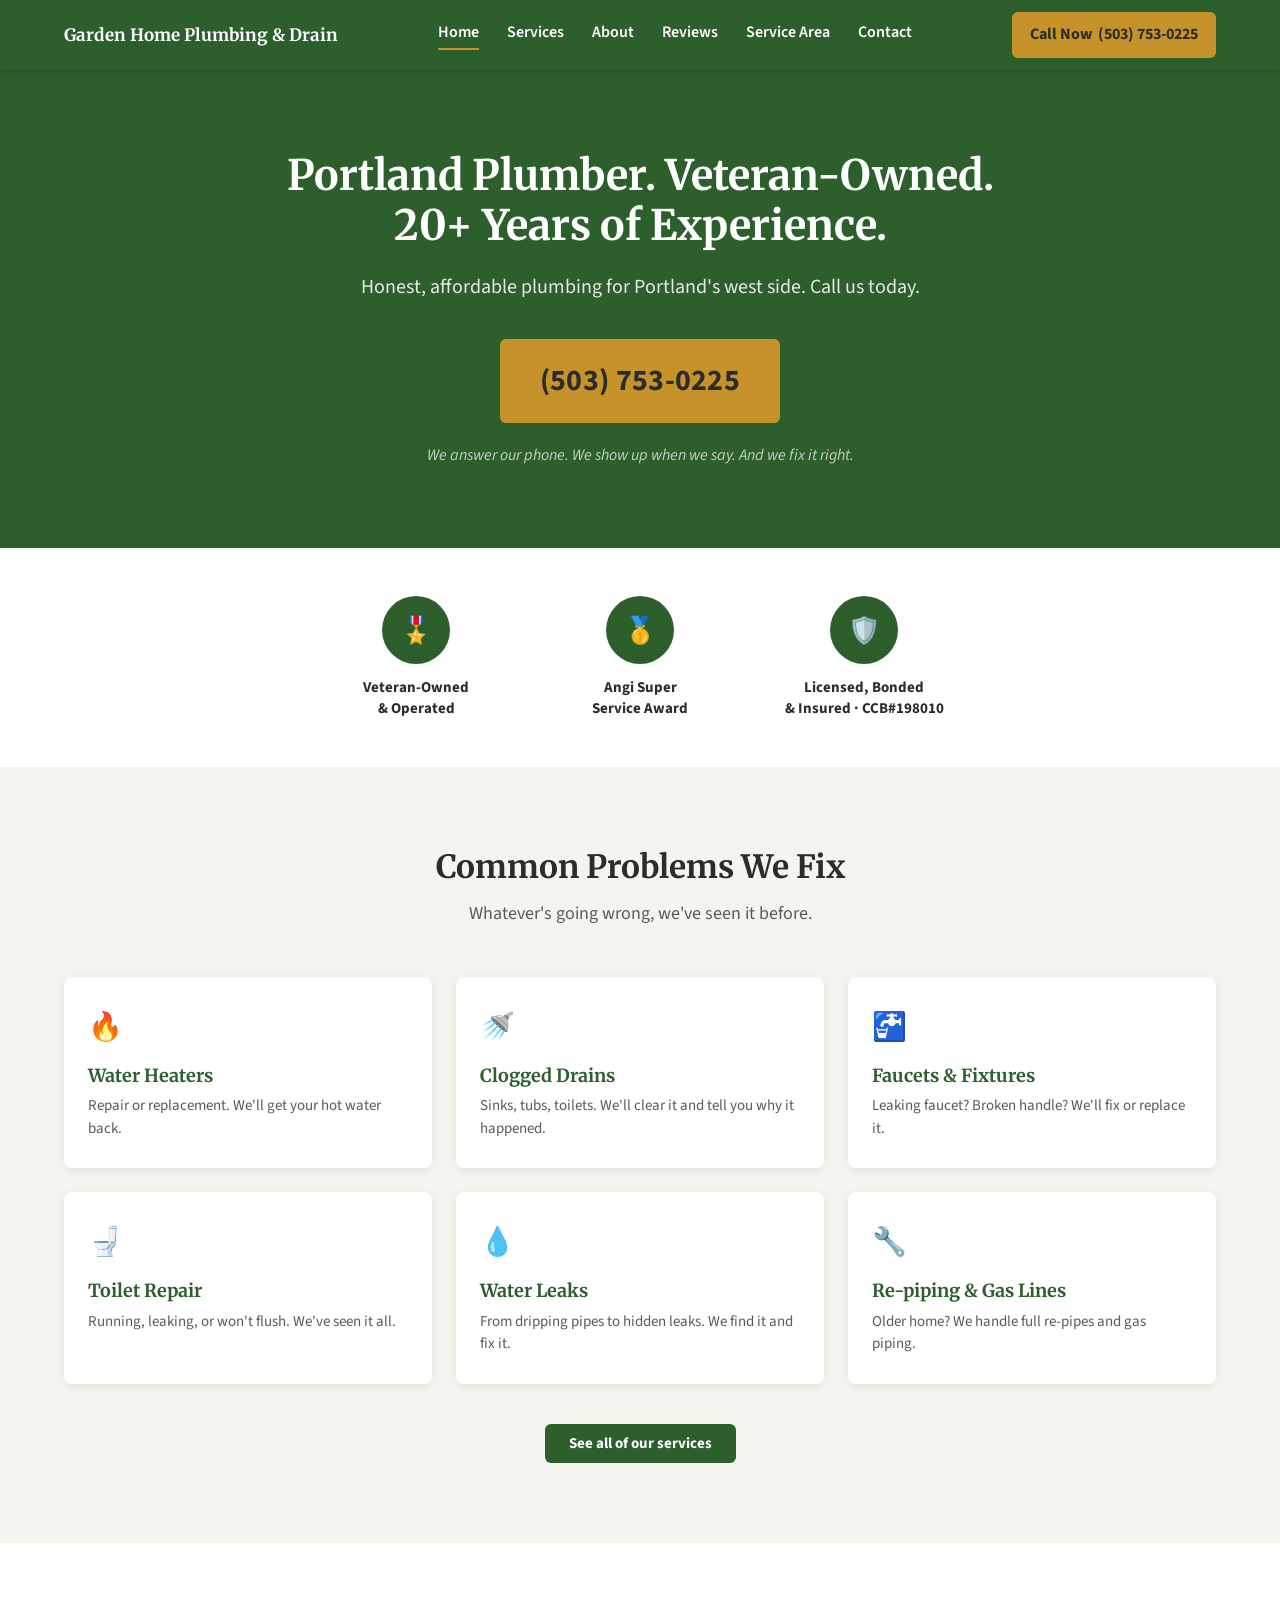
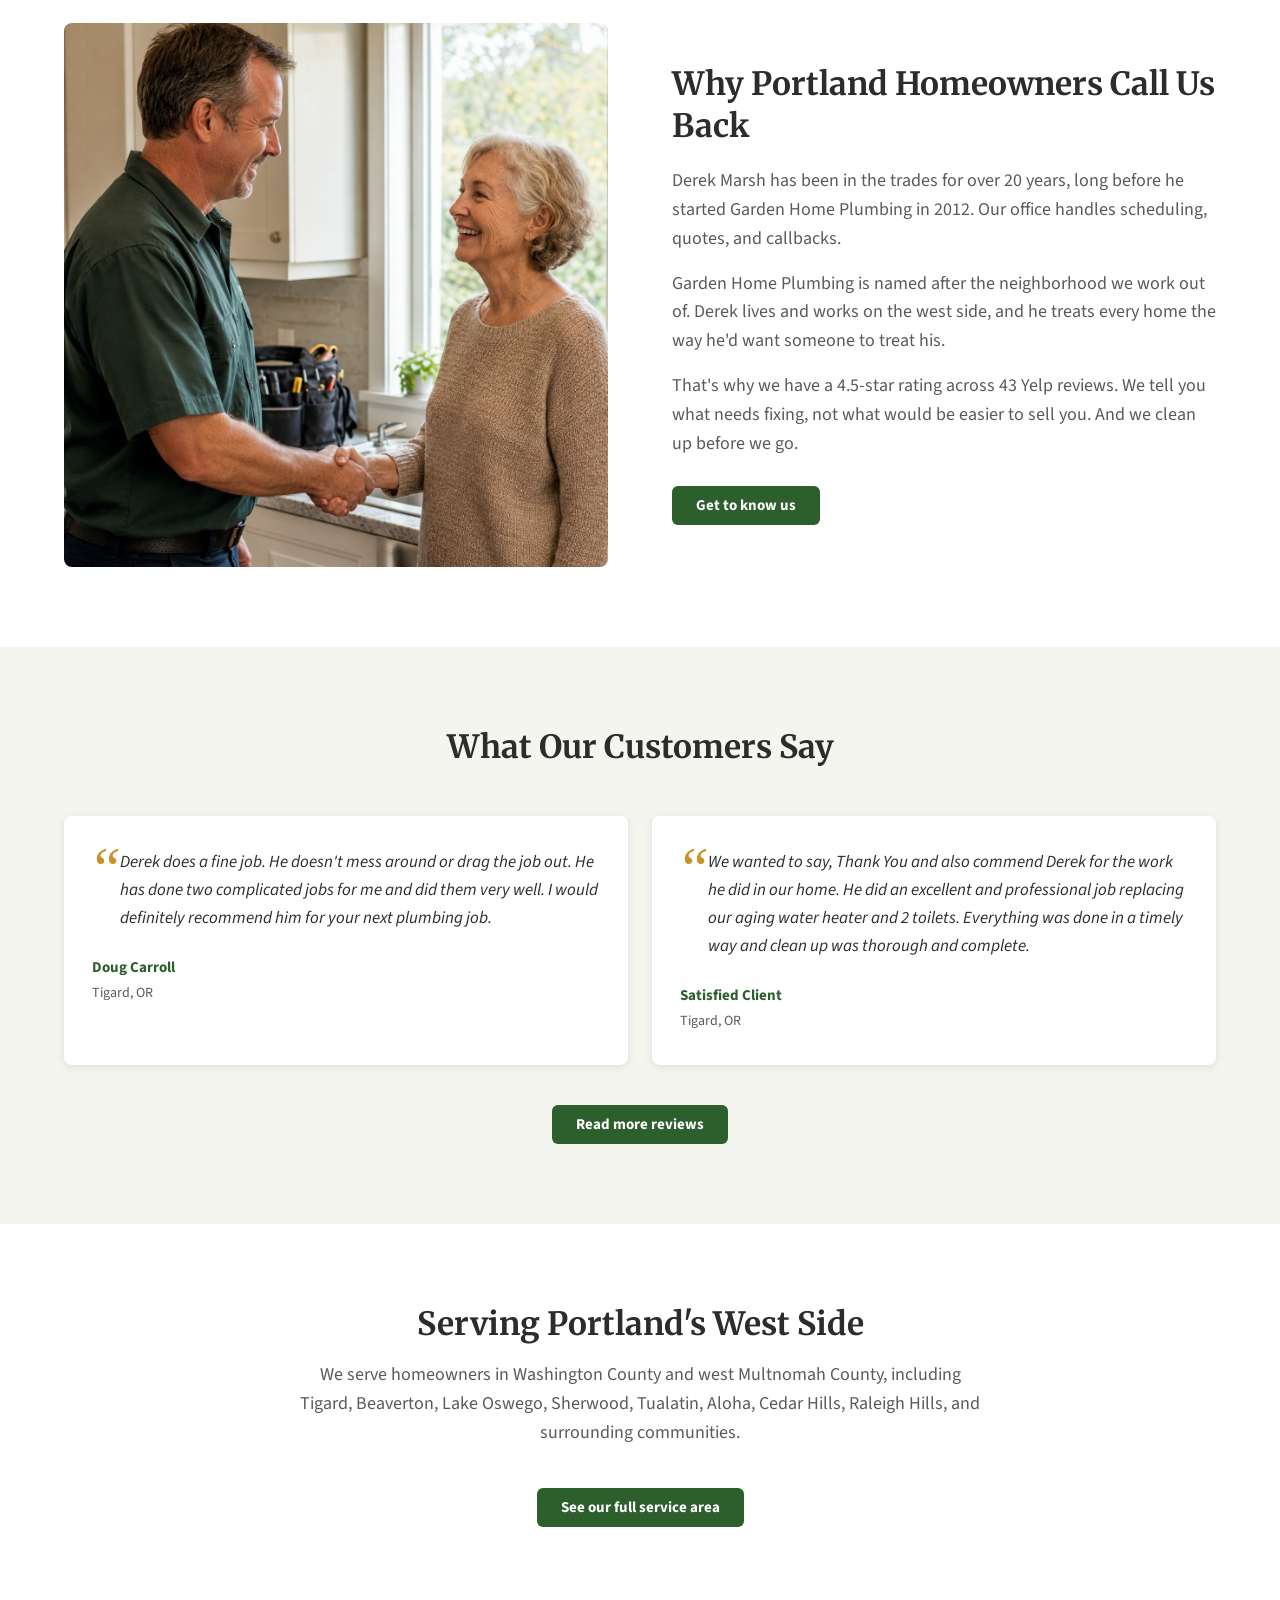
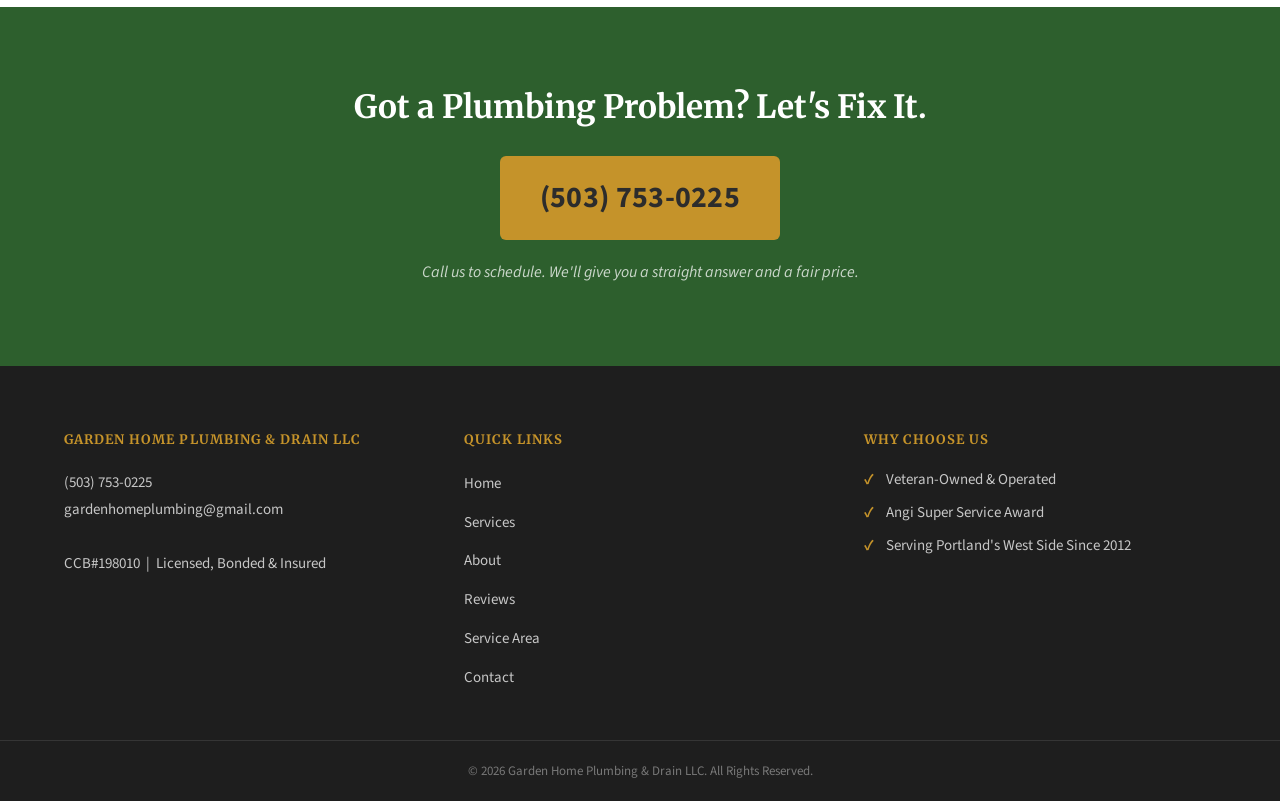
<file: index.html>
<!DOCTYPE html>
<html lang="en">
<head>
  <meta charset="UTF-8">
  <meta name="viewport" content="width=device-width, initial-scale=1.0">

  <!-- Primary Meta ============================================ -->
  <title>Portland Plumber | Garden Home Plumbing &amp; Drain | (503) 753-0225</title>
  <meta name="description" content="Veteran-owned Portland plumber. Water heaters, drain cleaning, faucets &amp; more. 4.5 stars on Yelp. Serving Tigard, Beaverton &amp; Lake Oswego. Call (503) 753-0225.">
  <meta name="robots" content="index, follow">
  <link rel="canonical" href="https://www.gardenhomeplumbing.com/">

  <!-- Open Graph ============================================== -->
  <meta property="og:type"        content="website">
  <meta property="og:site_name"   content="Garden Home Plumbing &amp; Drain LLC">
  <meta property="og:title"       content="Portland Plumber | Garden Home Plumbing &amp; Drain | (503) 753-0225">
  <meta property="og:description" content="Veteran-owned Portland plumber. Water heaters, drain cleaning, faucets &amp; more. 4.5 stars on Yelp. Serving Tigard, Beaverton &amp; Lake Oswego. Call (503) 753-0225.">
  <meta property="og:url"         content="https://www.gardenhomeplumbing.com/">
  <meta property="og:image"       content="https://www.gardenhomeplumbing.com/images/about-team.jpg">

  <!-- LocalBusiness Schema ==================================== -->
  <script type="application/ld+json">
  {
    "@context": "https://schema.org",
    "@type": "Plumber",
    "name": "Garden Home Plumbing & Drain LLC",
    "url": "https://www.gardenhomeplumbing.com",
    "telephone": "+15037530225",
    "email": "gardenhomeplumbing@gmail.com",
    "address": {
      "@type": "PostalAddress",
      "addressLocality": "Portland",
      "addressRegion": "OR",
      "addressCountry": "US"
    },
    "openingHoursSpecification": [
      {
        "@type": "OpeningHoursSpecification",
        "dayOfWeek": ["Monday", "Tuesday", "Wednesday", "Thursday"],
        "opens": "08:00",
        "closes": "17:00"
      },
      {
        "@type": "OpeningHoursSpecification",
        "dayOfWeek": "Friday",
        "opens": "08:00",
        "closes": "16:00"
      }
    ],
    "areaServed": [
      {"@type": "City", "name": "Tigard"},
      {"@type": "City", "name": "Beaverton"},
      {"@type": "City", "name": "Lake Oswego"},
      {"@type": "City", "name": "Sherwood"},
      {"@type": "City", "name": "Tualatin"},
      {"@type": "City", "name": "Aloha"},
      {"@type": "City", "name": "Portland"}
    ],
    "priceRange": "$$",
    "aggregateRating": {
      "@type": "AggregateRating",
      "ratingValue": "4.5",
      "reviewCount": "43",
      "bestRating": "5"
    },
    "sameAs": [
      "https://www.yelp.com/biz/garden-home-plumbing-and-drain-llc-portland",
      "https://www.angi.com/companylist/us/or/portland/garden-home-plumbing-and-drain-reviews-7574298.htm"
    ]
  }
  </script>

  <link rel="stylesheet" href="styles.css">
</head>
<body>

  <div id="nav-placeholder"></div>

  <!-- ================================================
       SECTION 1: HERO
  ================================================ -->
  <section class="hero">
    <div class="hero-content">
      <h1>Portland Plumber. Veteran-Owned. 20+ Years of Experience.</h1>
      <p class="hero-sub">Honest, affordable plumbing for Portland's west side. Call us today.</p>
      <a href="tel:+15037530225" class="btn-phone" aria-label="Call Garden Home Plumbing at (503) 753-0225">(503) 753-0225</a>
      <p class="hero-tagline">We answer our phone. We show up when we say. And we fix it right.</p>
    </div>
  </section>

  <!-- ================================================
       SECTION 2: TRUST BADGES
  ================================================ -->
  <section class="trust-badges">
    <div class="trust-badges-grid">

      <div class="trust-badge">
        <div class="trust-badge-icon">🎖️</div>
        <div class="trust-badge-label">Veteran-Owned<br>&amp; Operated</div>
      </div>

      <div class="trust-badge">
        <div class="trust-badge-icon">🥇</div>
        <div class="trust-badge-label">Angi Super<br>Service Award</div>
      </div>

      <div class="trust-badge">
        <div class="trust-badge-icon">🛡️</div>
        <div class="trust-badge-label">Licensed, Bonded<br>&amp; Insured · CCB#198010</div>
      </div>

    </div>
  </section>

  <!-- ================================================
       SECTION 3: SERVICES OVERVIEW
  ================================================ -->
  <section class="section section--light">
    <div class="container">
      <div class="section-heading">
        <h2>Common Problems We Fix</h2>
        <p>Whatever's going wrong, we've seen it before.</p>
      </div>

      <div class="services-grid">

        <div class="service-card">
          <div class="service-card-icon">🔥</div>
          <h3>Water Heaters</h3>
          <p>Repair or replacement. We'll get your hot water back.</p>
        </div>

        <div class="service-card">
          <div class="service-card-icon">🚿</div>
          <h3>Clogged Drains</h3>
          <p>Sinks, tubs, toilets. We'll clear it and tell you why it happened.</p>
        </div>

        <div class="service-card">
          <div class="service-card-icon">🚰</div>
          <h3>Faucets &amp; Fixtures</h3>
          <p>Leaking faucet? Broken handle? We'll fix or replace it.</p>
        </div>

        <div class="service-card">
          <div class="service-card-icon">🚽</div>
          <h3>Toilet Repair</h3>
          <p>Running, leaking, or won't flush. We've seen it all.</p>
        </div>

        <div class="service-card">
          <div class="service-card-icon">💧</div>
          <h3>Water Leaks</h3>
          <p>From dripping pipes to hidden leaks. We find it and fix it.</p>
        </div>

        <div class="service-card">
          <div class="service-card-icon">🔧</div>
          <h3>Re-piping &amp; Gas Lines</h3>
          <p>Older home? We handle full re-pipes and gas piping.</p>
        </div>

      </div>

      <div class="text-center">
        <a href="services.html" class="btn btn-secondary">See all of our services</a>
      </div>
    </div>
  </section>

  <!-- ================================================
       SECTION 4: WHY GARDEN HOME PLUMBING
  ================================================ -->
  <section class="section">
    <div class="container">
      <div class="two-col">

        <img src="images/about-team.jpg" alt="Derek Marsh, owner of Garden Home Plumbing &amp; Drain" class="photo photo--square" loading="lazy">

        <div class="two-col-text">
          <h2>Why Portland Homeowners Call Us Back</h2>
          <p>Derek Marsh has been in the trades for over 20 years, long before he started Garden Home Plumbing in 2012. Our office handles scheduling, quotes, and callbacks.</p>
          <p>Garden Home Plumbing is named after the neighborhood we work out of. Derek lives and works on the west side, and he treats every home the way he'd want someone to treat his.</p>
          <p>That's why we have a 4.5-star rating across 43 Yelp reviews. We tell you what needs fixing, not what would be easier to sell you. And we clean up before we go.</p>
          <a href="about.html" class="btn btn-secondary">Get to know us</a>
        </div>

      </div>
    </div>
  </section>

  <!-- ================================================
       SECTION 5: FEATURED TESTIMONIALS
  ================================================ -->
  <section class="section section--light">
    <div class="container">
      <div class="section-heading">
        <h2>What Our Customers Say</h2>
      </div>

      <div class="testimonials-grid">

        <div class="testimonial-card">
          <p class="testimonial-quote">Derek does a fine job. He doesn't mess around or drag the job out. He has done two complicated jobs for me and did them very well. I would definitely recommend him for your next plumbing job.</p>
          <div class="testimonial-author">Doug Carroll</div>
          <div class="testimonial-location">Tigard, OR</div>
        </div>

        <div class="testimonial-card">
          <p class="testimonial-quote">We wanted to say, Thank You and also commend Derek for the work he did in our home. He did an excellent and professional job replacing our aging water heater and 2 toilets. Everything was done in a timely way and clean up was thorough and complete.</p>
          <div class="testimonial-author">Satisfied Client</div>
          <div class="testimonial-location">Tigard, OR</div>
        </div>

      </div>

      <div class="text-center">
        <a href="reviews.html" class="btn btn-secondary">Read more reviews</a>
      </div>
    </div>
  </section>

  <!-- ================================================
       SECTION 6: SERVICE AREA SNAPSHOT
  ================================================ -->
  <section class="section">
    <div class="container">
      <div class="text-center" style="max-width: 680px; margin: 0 auto;">
        <h2>Serving Portland's West Side</h2>
        <p class="mt-16" style="color: var(--text-medium); font-size: 18px;">We serve homeowners in Washington County and west Multnomah County, including Tigard, Beaverton, Lake Oswego, Sherwood, Tualatin, Aloha, Cedar Hills, Raleigh Hills, and surrounding communities.</p>
        <a href="service-area.html" class="btn btn-secondary mt-24">See our full service area</a>
      </div>
    </div>
  </section>

  <!-- ================================================
       SECTION 7: BOTTOM CTA
  ================================================ -->
  <section class="bottom-cta">
    <h2>Got a Plumbing Problem? Let's Fix It.</h2>
    <a href="tel:+15037530225" class="btn-phone" aria-label="Call Garden Home Plumbing at (503) 753-0225">(503) 753-0225</a>
    <p class="cta-support">Call us to schedule. We'll give you a straight answer and a fair price.</p>
  </section>

  <div id="footer-placeholder"></div>
  <script src="components.js"></script>
</body>
</html>
</file>
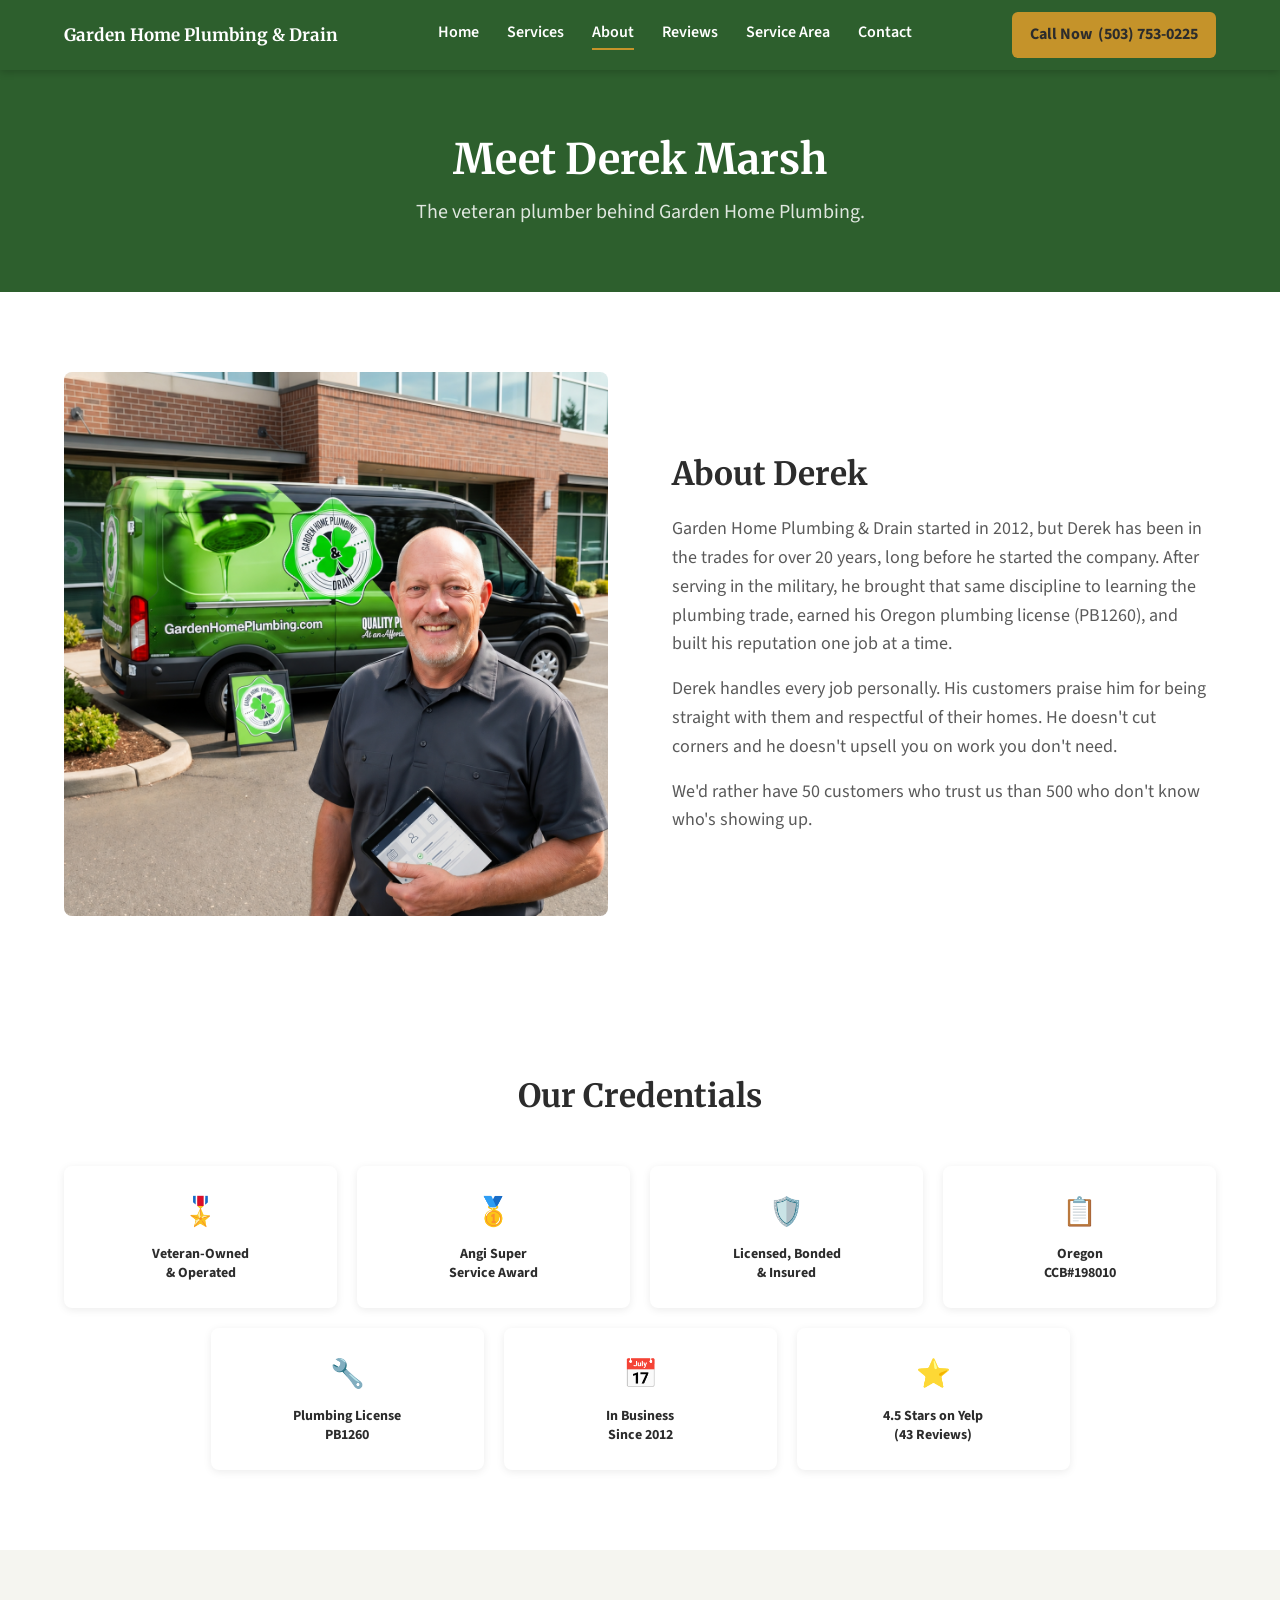
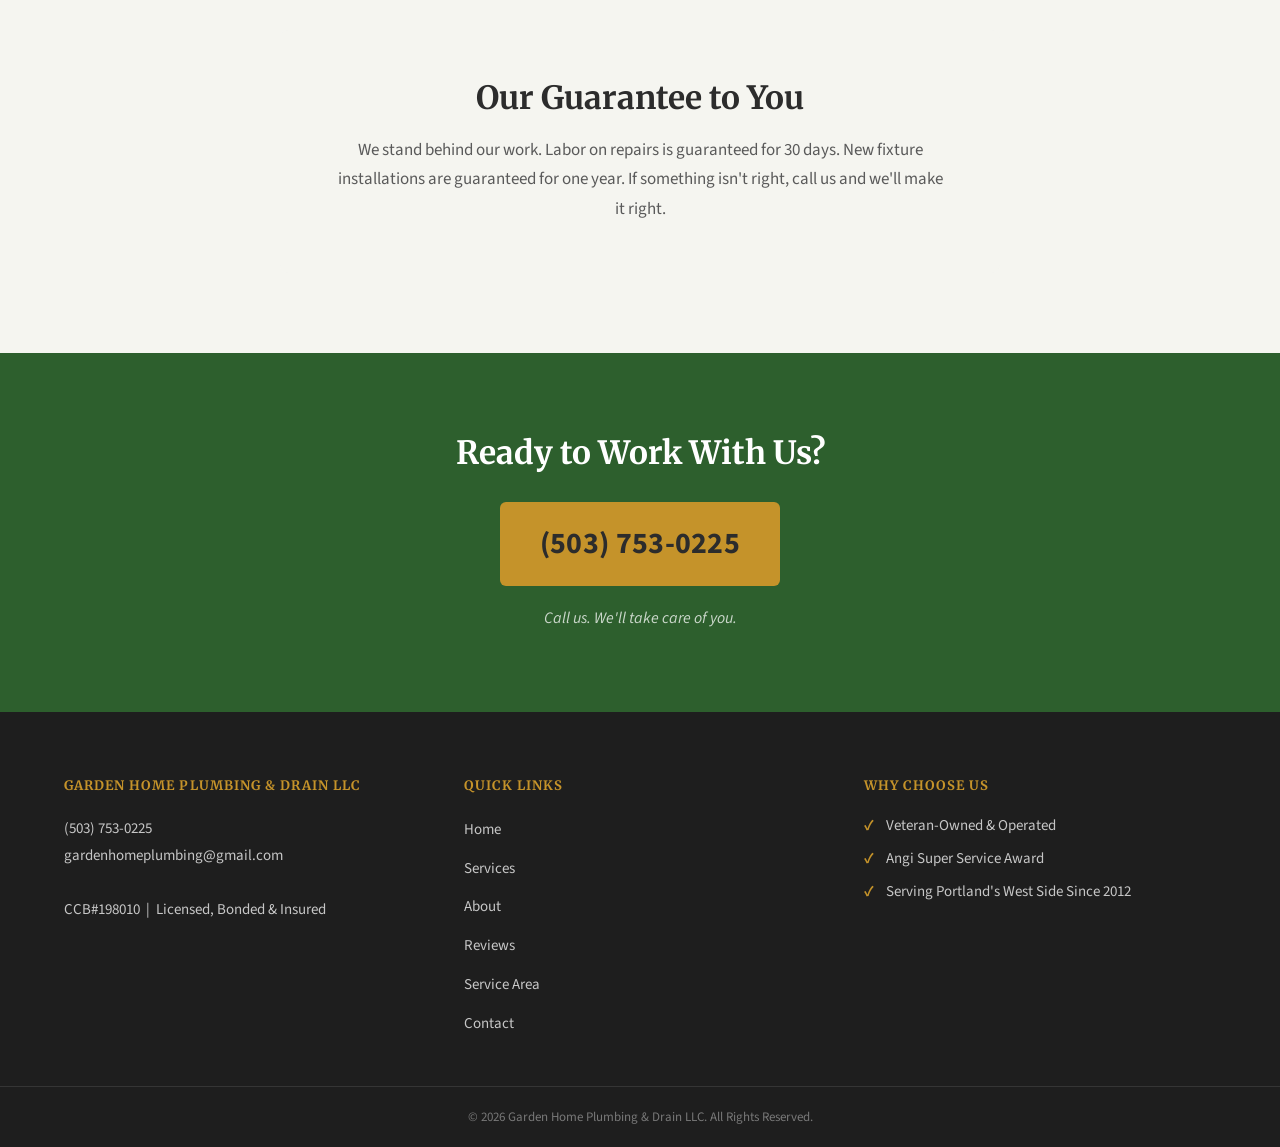
<file: about.html>
<!DOCTYPE html>
<html lang="en">
<head>
  <meta charset="UTF-8">
  <meta name="viewport" content="width=device-width, initial-scale=1.0">

  <!-- Primary Meta ============================================ -->
  <title>About Us | Veteran-Owned Portland Plumber | Garden Home Plumbing</title>
  <meta name="description" content="Meet Derek Marsh — veteran-owned Portland plumber. 4.5 stars on Yelp, Angi Super Service Award, plumbing license PB1260. Serving Portland's west side since 2012.">
  <meta name="robots" content="index, follow">
  <link rel="canonical" href="https://www.gardenhomeplumbing.com/about.html">

  <!-- Open Graph ============================================== -->
  <meta property="og:type"        content="website">
  <meta property="og:site_name"   content="Garden Home Plumbing &amp; Drain LLC">
  <meta property="og:title"       content="About Us | Veteran-Owned Portland Plumber | Garden Home Plumbing">
  <meta property="og:description" content="Meet Derek Marsh — veteran-owned Portland plumber. 4.5 stars on Yelp, Angi Super Service Award. Serving Portland's west side since 2012.">
  <meta property="og:url"         content="https://www.gardenhomeplumbing.com/about.html">
  <meta property="og:image"       content="https://www.gardenhomeplumbing.com/images/about-derek.png">

  <!-- LocalBusiness Schema ==================================== -->
  <script type="application/ld+json">
  {
    "@context": "https://schema.org",
    "@type": "Plumber",
    "name": "Garden Home Plumbing & Drain LLC",
    "url": "https://www.gardenhomeplumbing.com",
    "telephone": "+15037530225",
    "email": "gardenhomeplumbing@gmail.com",
    "address": {
      "@type": "PostalAddress",
      "addressLocality": "Portland",
      "addressRegion": "OR",
      "addressCountry": "US"
    },
    "openingHoursSpecification": [
      {
        "@type": "OpeningHoursSpecification",
        "dayOfWeek": ["Monday", "Tuesday", "Wednesday", "Thursday"],
        "opens": "08:00",
        "closes": "17:00"
      },
      {
        "@type": "OpeningHoursSpecification",
        "dayOfWeek": "Friday",
        "opens": "08:00",
        "closes": "16:00"
      }
    ],
    "areaServed": [
      {"@type": "City", "name": "Tigard"},
      {"@type": "City", "name": "Beaverton"},
      {"@type": "City", "name": "Lake Oswego"},
      {"@type": "City", "name": "Sherwood"},
      {"@type": "City", "name": "Tualatin"},
      {"@type": "City", "name": "Aloha"},
      {"@type": "City", "name": "Portland"}
    ],
    "priceRange": "$$",
    "aggregateRating": {
      "@type": "AggregateRating",
      "ratingValue": "4.5",
      "reviewCount": "43",
      "bestRating": "5"
    },
    "sameAs": [
      "https://www.yelp.com/biz/garden-home-plumbing-and-drain-llc-portland",
      "https://www.angi.com/companylist/us/or/portland/garden-home-plumbing-and-drain-reviews-7574298.htm"
    ]
  }
  </script>

  <link rel="stylesheet" href="styles.css">
</head>
<body>

  <div id="nav-placeholder"></div>

  <!-- ================================================
       PAGE HEADER
  ================================================ -->
  <section class="page-header">
    <h1>Meet Derek Marsh</h1>
    <p>The veteran plumber behind Garden Home Plumbing.</p>
  </section>

  <!-- ================================================
       SECTION 2: ABOUT DEREK
  ================================================ -->
  <section class="section">
    <div class="container">
      <div class="two-col">

        <img src="images/about-derek.png" alt="Derek Marsh, owner of Garden Home Plumbing &amp; Drain" class="photo photo--square" loading="lazy">

        <div class="two-col-text">
          <h2>About Derek</h2>
          <p>Garden Home Plumbing &amp; Drain started in 2012, but Derek has been in the trades for over 20 years, long before he started the company. After serving in the military, he brought that same discipline to learning the plumbing trade, earned his Oregon plumbing license (PB1260), and built his reputation one job at a time.</p>
          <p>Derek handles every job personally. His customers praise him for being straight with them and respectful of their homes. He doesn't cut corners and he doesn't upsell you on work you don't need.</p>
          <p>We'd rather have 50 customers who trust us than 500 who don't know who's showing up.</p>
        </div>

      </div>
    </div>
  </section>

  <!-- ================================================
       SECTION 4: CREDENTIALS
  ================================================ -->
  <section class="section">
    <div class="container">
      <div class="section-heading">
        <h2>Our Credentials</h2>
      </div>

      <div class="credentials-grid">

        <div class="credential-item">
          <div class="credential-icon">🎖️</div>
          <div class="credential-label">Veteran-Owned<br>&amp; Operated</div>
        </div>

        <div class="credential-item">
          <div class="credential-icon">🥇</div>
          <div class="credential-label">Angi Super<br>Service Award</div>
        </div>

        <div class="credential-item">
          <div class="credential-icon">🛡️</div>
          <div class="credential-label">Licensed, Bonded<br>&amp; Insured</div>
        </div>

        <div class="credential-item">
          <div class="credential-icon">📋</div>
          <div class="credential-label">Oregon<br>CCB#198010</div>
        </div>

        <div class="credential-item">
          <div class="credential-icon">🔧</div>
          <div class="credential-label">Plumbing License<br>PB1260</div>
        </div>

        <div class="credential-item">
          <div class="credential-icon">📅</div>
          <div class="credential-label">In Business<br>Since 2012</div>
        </div>

        <div class="credential-item">
          <div class="credential-icon">⭐</div>
          <div class="credential-label">4.5 Stars on Yelp<br>(43 Reviews)</div>
        </div>

      </div>
    </div>
  </section>

  <!-- ================================================
       SECTION 5: OUR GUARANTEE
  ================================================ -->
  <section class="section section--light">
    <div class="container">
      <div class="guarantee-block">
        <h2>Our Guarantee to You</h2>
        <p>We stand behind our work. Labor on repairs is guaranteed for 30 days. New fixture installations are guaranteed for one year. If something isn't right, call us and we'll make it right.</p>
      </div>
    </div>
  </section>

  <!-- ================================================
       BOTTOM CTA
  ================================================ -->
  <section class="bottom-cta">
    <h2>Ready to Work With Us?</h2>
    <a href="tel:+15037530225" class="btn-phone" aria-label="Call Garden Home Plumbing at (503) 753-0225">(503) 753-0225</a>
    <p class="cta-support">Call us. We'll take care of you.</p>
  </section>

  <div id="footer-placeholder"></div>
  <script src="components.js"></script>
</body>
</html>
</file>
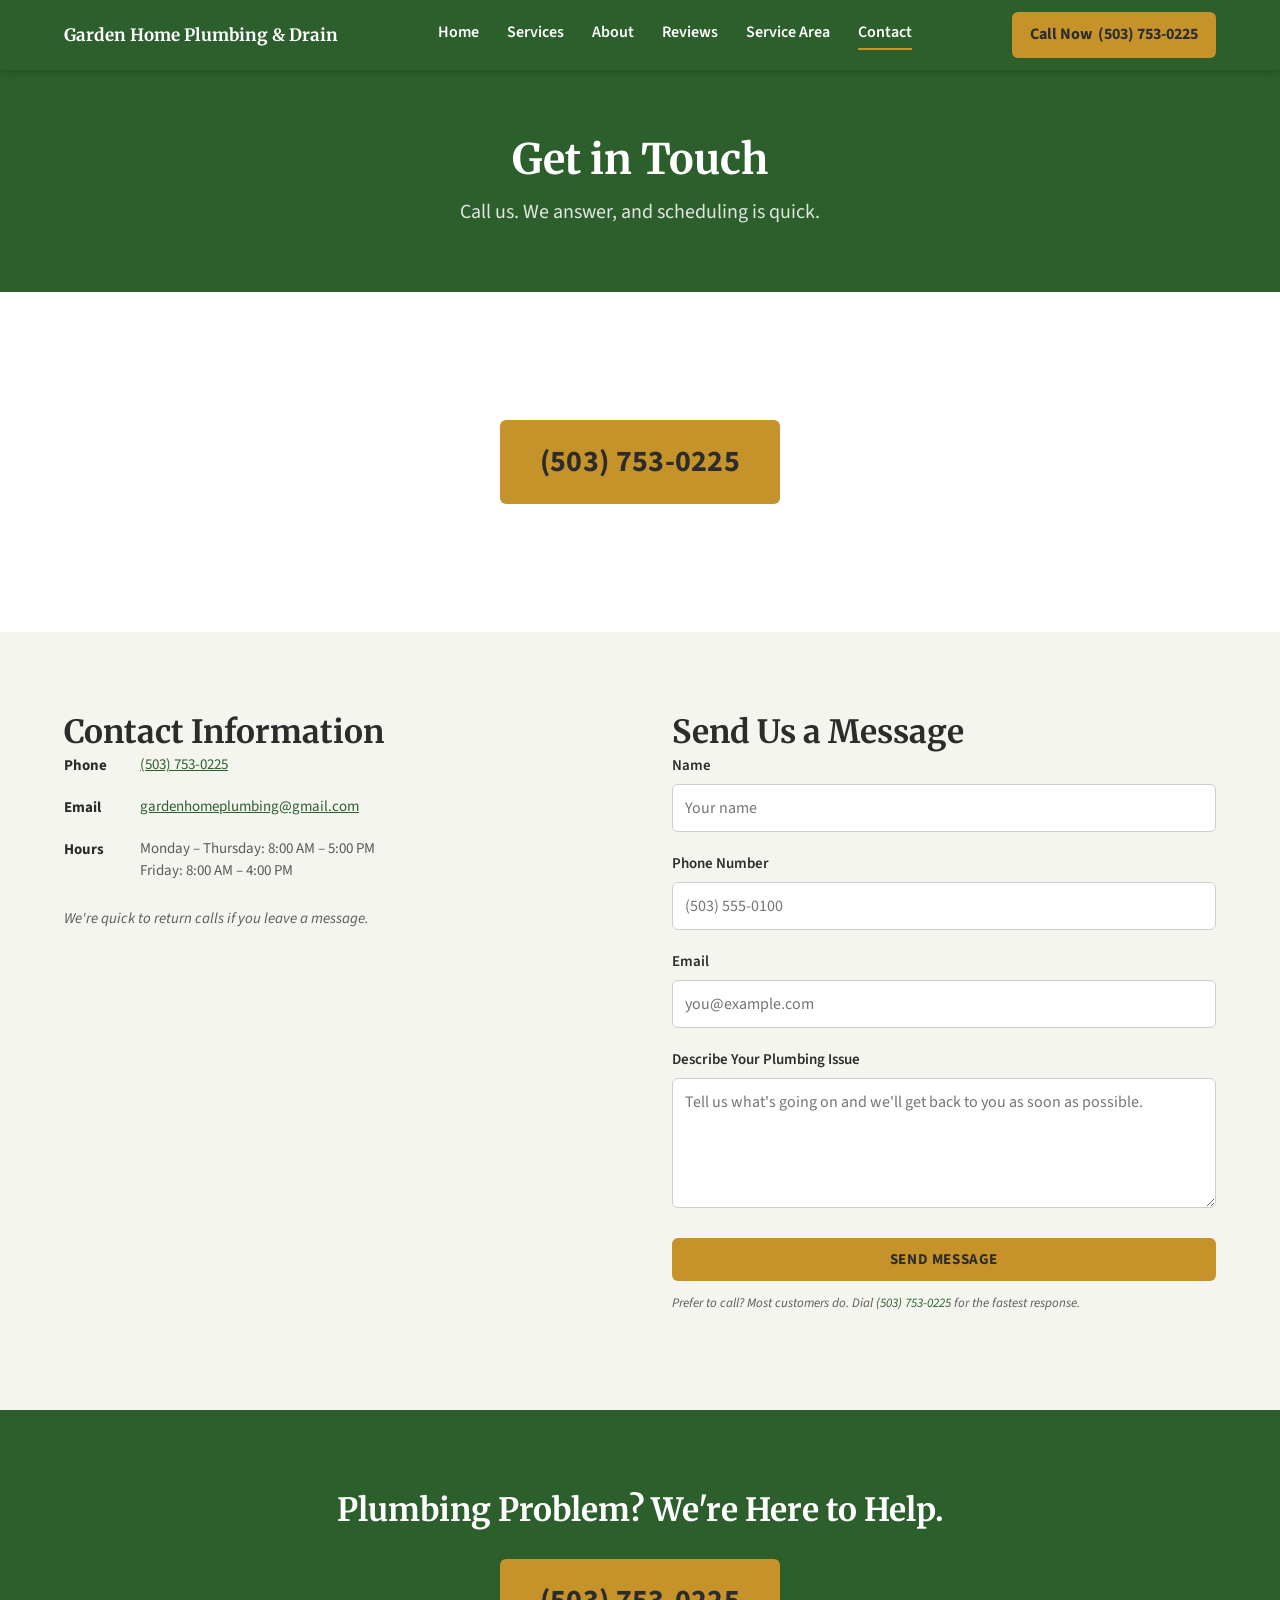
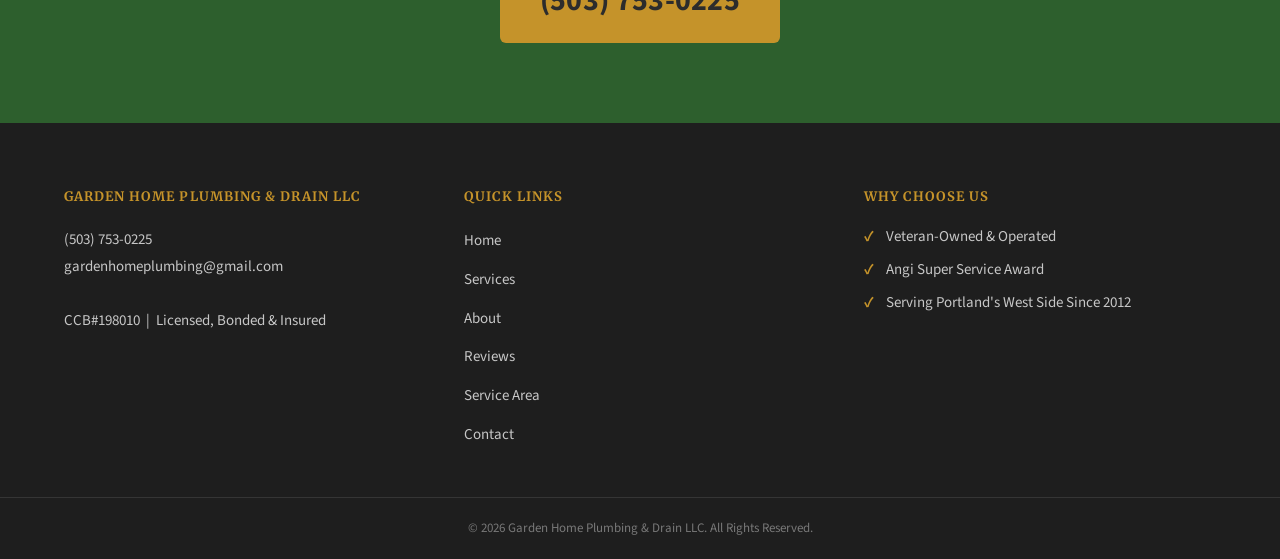
<file: contact.html>
<!DOCTYPE html>
<html lang="en">
<head>
  <meta charset="UTF-8">
  <meta name="viewport" content="width=device-width, initial-scale=1.0">

  <!-- Primary Meta ============================================ -->
  <title>Contact a Portland Plumber | Garden Home Plumbing &amp; Drain</title>
  <meta name="description" content="Call Garden Home Plumbing &amp; Drain at (503) 753-0225. Portland west side plumber. We answer fast and get you scheduled Monday–Friday.">
  <meta name="robots" content="index, follow">
  <link rel="canonical" href="https://www.gardenhomeplumbing.com/contact.html">

  <!-- Open Graph ============================================== -->
  <meta property="og:type"        content="website">
  <meta property="og:site_name"   content="Garden Home Plumbing &amp; Drain LLC">
  <meta property="og:title"       content="Contact a Portland Plumber | Garden Home Plumbing &amp; Drain">
  <meta property="og:description" content="Call Garden Home Plumbing &amp; Drain at (503) 753-0225. Portland west side plumber. We answer fast and get you scheduled Monday–Friday.">
  <meta property="og:url"         content="https://www.gardenhomeplumbing.com/contact.html">
  <meta property="og:image"       content="https://www.gardenhomeplumbing.com/images/about-team.jpg">

  <!-- LocalBusiness Schema ==================================== -->
  <script type="application/ld+json">
  {
    "@context": "https://schema.org",
    "@type": "Plumber",
    "name": "Garden Home Plumbing & Drain LLC",
    "url": "https://www.gardenhomeplumbing.com",
    "telephone": "+15037530225",
    "email": "gardenhomeplumbing@gmail.com",
    "address": {
      "@type": "PostalAddress",
      "addressLocality": "Portland",
      "addressRegion": "OR",
      "addressCountry": "US"
    },
    "openingHoursSpecification": [
      {
        "@type": "OpeningHoursSpecification",
        "dayOfWeek": ["Monday", "Tuesday", "Wednesday", "Thursday"],
        "opens": "08:00",
        "closes": "17:00"
      },
      {
        "@type": "OpeningHoursSpecification",
        "dayOfWeek": "Friday",
        "opens": "08:00",
        "closes": "16:00"
      }
    ],
    "areaServed": [
      {"@type": "City", "name": "Tigard"},
      {"@type": "City", "name": "Beaverton"},
      {"@type": "City", "name": "Lake Oswego"},
      {"@type": "City", "name": "Sherwood"},
      {"@type": "City", "name": "Tualatin"},
      {"@type": "City", "name": "Aloha"},
      {"@type": "City", "name": "Portland"}
    ],
    "priceRange": "$$",
    "aggregateRating": {
      "@type": "AggregateRating",
      "ratingValue": "4.5",
      "reviewCount": "43",
      "bestRating": "5"
    },
    "sameAs": [
      "https://www.yelp.com/biz/garden-home-plumbing-and-drain-llc-portland",
      "https://www.angi.com/companylist/us/or/portland/garden-home-plumbing-and-drain-reviews-7574298.htm"
    ]
  }
  </script>

  <link rel="stylesheet" href="styles.css">
</head>
<body>

  <div id="nav-placeholder"></div>

  <!-- ================================================
       PAGE HEADER
  ================================================ -->
  <section class="page-header">
    <h1>Get in Touch</h1>
    <p>Call us. We answer, and scheduling is quick.</p>
  </section>

  <!-- ================================================
       SECTION 2: PHONE NUMBER (PRIMARY)
  ================================================ -->
  <section class="section">
    <div class="container">
      <div class="phone-cta-block">
        <a href="tel:+15037530225" class="btn-phone" aria-label="Call Garden Home Plumbing at (503) 753-0225">(503) 753-0225</a>
      </div>
    </div>
  </section>

  <!-- ================================================
       SECTION 3: CONTACT DETAILS + FORM
  ================================================ -->
  <section class="section section--light">
    <div class="container">
      <div class="contact-grid">

        <!-- Left: Contact info -->
        <div class="contact-info">
          <h2>Contact Information</h2>

          <div class="contact-detail-row">
            <span class="contact-detail-label">Phone</span>
            <span class="contact-detail-value">
              <a href="tel:+15037530225">(503) 753-0225</a>
            </span>
          </div>

          <div class="contact-detail-row">
            <span class="contact-detail-label">Email</span>
            <span class="contact-detail-value">
              <a href="mailto:gardenhomeplumbing@gmail.com">gardenhomeplumbing@gmail.com</a>
            </span>
          </div>

          <div class="contact-detail-row">
            <span class="contact-detail-label">Hours</span>
            <span class="contact-detail-value">
              Monday – Thursday: 8:00 AM – 5:00 PM<br>
              Friday: 8:00 AM – 4:00 PM
            </span>
          </div>

          <p class="contact-note">We're quick to return calls if you leave a message.</p>
        </div>

        <!-- Right: Contact form -->
        <div class="contact-form">
          <h2>Send Us a Message</h2>

          <form id="contact-form" novalidate>
            <div class="form-group">
              <label for="name">Name</label>
              <input type="text" id="name" name="name" placeholder="Your name" autocomplete="name">
            </div>

            <div class="form-group">
              <label for="phone">Phone Number</label>
              <input type="tel" id="phone" name="phone" placeholder="(503) 555-0100" autocomplete="tel">
            </div>

            <div class="form-group">
              <label for="email">Email</label>
              <input type="email" id="email" name="email" placeholder="you@example.com" autocomplete="email">
            </div>

            <div class="form-group">
              <label for="message">Describe Your Plumbing Issue</label>
              <textarea id="message" name="message" placeholder="Tell us what's going on and we'll get back to you as soon as possible."></textarea>
            </div>

            <button type="submit" class="btn btn-primary" style="width: 100%;">Send Message</button>

            <p class="form-note">Prefer to call? Most customers do. Dial <a href="tel:+15037530225" style="color: var(--green);">(503) 753-0225</a> for the fastest response.</p>

            <div class="form-success" id="form-success">
              Thank you! Form submissions are not active yet. Please call us at <a href="tel:+15037530225">(503) 753-0225</a> for the fastest response.
            </div>
          </form>
        </div>

      </div>
    </div>
  </section>

  <!-- ================================================
       BOTTOM CTA
  ================================================ -->
  <section class="bottom-cta">
    <h2>Plumbing Problem? We're Here to Help.</h2>
    <a href="tel:+15037530225" class="btn-phone" aria-label="Call Garden Home Plumbing at (503) 753-0225">(503) 753-0225</a>
  </section>

  <div id="footer-placeholder"></div>
  <script src="components.js"></script>
  <script>
    document.getElementById('contact-form').addEventListener('submit', function (e) {
      e.preventDefault();
      document.getElementById('form-success').style.display = 'block';
      this.querySelector('button[type="submit"]').disabled = true;
      this.querySelector('button[type="submit"]').textContent = 'Message Sent';
      window.scrollTo({ top: document.getElementById('form-success').offsetTop - 24, behavior: 'smooth' });
    });
  </script>
</body>
</html>
</file>
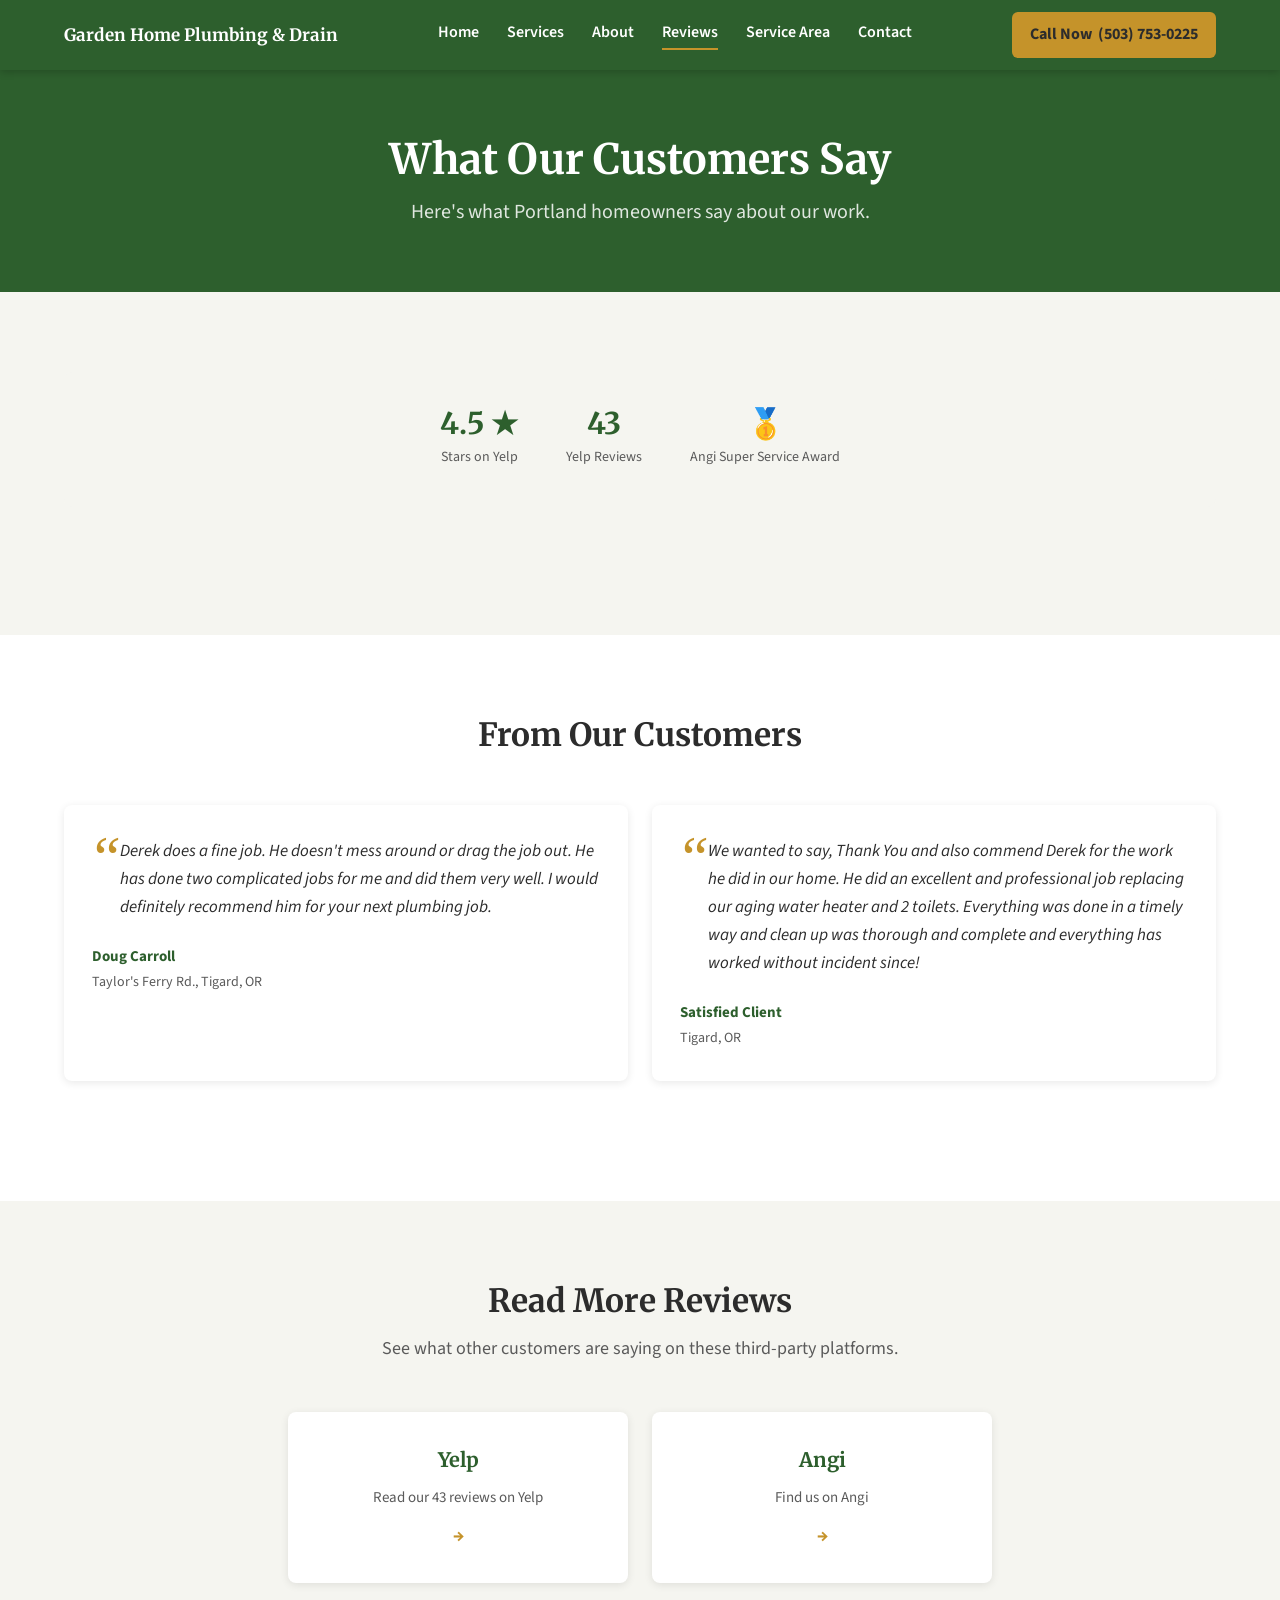
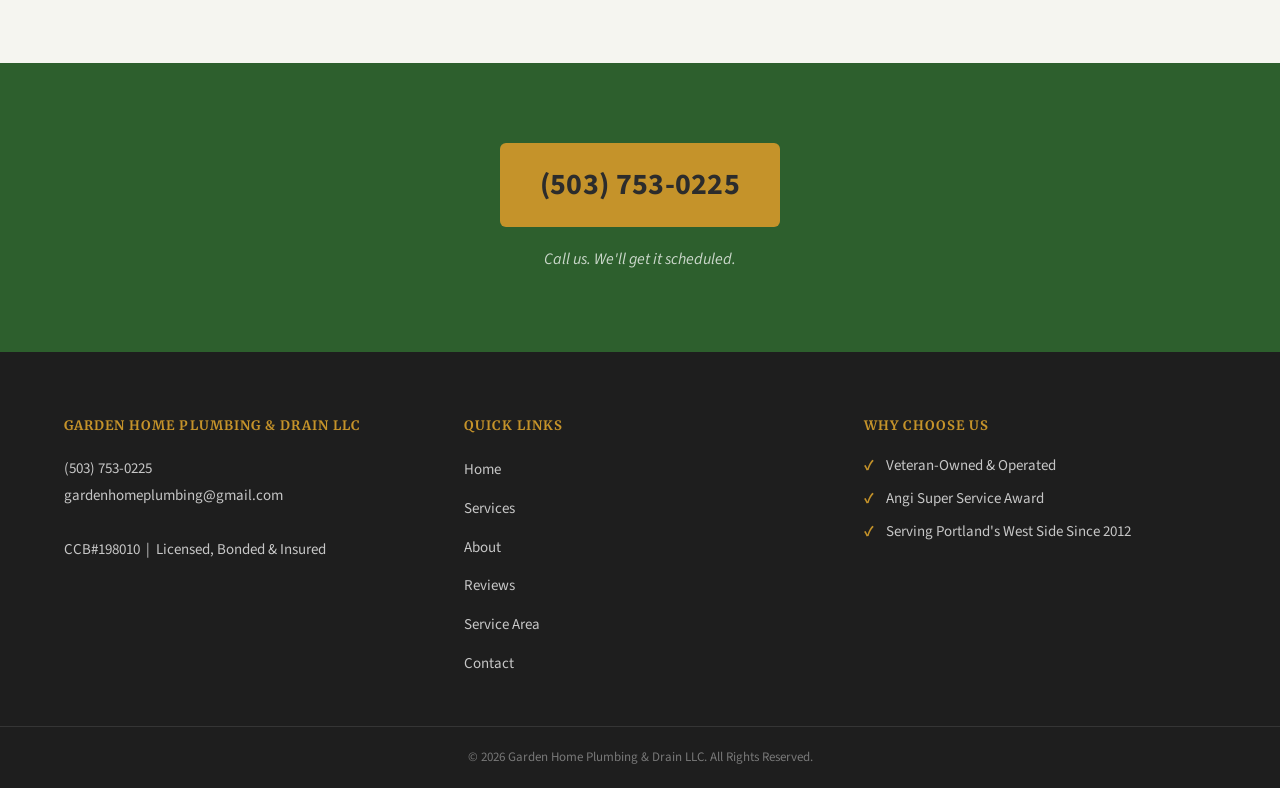
<file: reviews.html>
<!DOCTYPE html>
<html lang="en">
<head>
  <meta charset="UTF-8">
  <meta name="viewport" content="width=device-width, initial-scale=1.0">

  <!-- Primary Meta ============================================ -->
  <title>Customer Reviews | Portland Plumber | Garden Home Plumbing &amp; Drain</title>
  <meta name="description" content="4.5 stars across 43 Yelp reviews. Angi Super Service Award. See what Portland homeowners say about Garden Home Plumbing &amp; Drain LLC. Call (503) 753-0225.">
  <meta name="robots" content="index, follow">
  <link rel="canonical" href="https://www.gardenhomeplumbing.com/reviews.html">

  <!-- Open Graph ============================================== -->
  <meta property="og:type"        content="website">
  <meta property="og:site_name"   content="Garden Home Plumbing &amp; Drain LLC">
  <meta property="og:title"       content="Customer Reviews | Portland Plumber | Garden Home Plumbing &amp; Drain">
  <meta property="og:description" content="4.5 stars across 43 Yelp reviews. Angi Super Service Award. See what Portland homeowners say about Garden Home Plumbing &amp; Drain LLC. Call (503) 753-0225.">
  <meta property="og:url"         content="https://www.gardenhomeplumbing.com/reviews.html">
  <meta property="og:image"       content="https://www.gardenhomeplumbing.com/images/about-team.jpg">

  <!-- LocalBusiness Schema ==================================== -->
  <script type="application/ld+json">
  {
    "@context": "https://schema.org",
    "@type": "Plumber",
    "name": "Garden Home Plumbing & Drain LLC",
    "url": "https://www.gardenhomeplumbing.com",
    "telephone": "+15037530225",
    "email": "gardenhomeplumbing@gmail.com",
    "address": {
      "@type": "PostalAddress",
      "addressLocality": "Portland",
      "addressRegion": "OR",
      "addressCountry": "US"
    },
    "openingHoursSpecification": [
      {
        "@type": "OpeningHoursSpecification",
        "dayOfWeek": ["Monday", "Tuesday", "Wednesday", "Thursday"],
        "opens": "08:00",
        "closes": "17:00"
      },
      {
        "@type": "OpeningHoursSpecification",
        "dayOfWeek": "Friday",
        "opens": "08:00",
        "closes": "16:00"
      }
    ],
    "areaServed": [
      {"@type": "City", "name": "Tigard"},
      {"@type": "City", "name": "Beaverton"},
      {"@type": "City", "name": "Lake Oswego"},
      {"@type": "City", "name": "Sherwood"},
      {"@type": "City", "name": "Tualatin"},
      {"@type": "City", "name": "Aloha"},
      {"@type": "City", "name": "Portland"}
    ],
    "priceRange": "$$",
    "aggregateRating": {
      "@type": "AggregateRating",
      "ratingValue": "4.5",
      "reviewCount": "43",
      "bestRating": "5"
    },
    "sameAs": [
      "https://www.yelp.com/biz/garden-home-plumbing-and-drain-llc-portland",
      "https://www.angi.com/companylist/us/or/portland/garden-home-plumbing-and-drain-reviews-7574298.htm"
    ]
  }
  </script>

  <link rel="stylesheet" href="styles.css">
</head>
<body>

  <div id="nav-placeholder"></div>

  <!-- ================================================
       PAGE HEADER
  ================================================ -->
  <section class="page-header">
    <h1>What Our Customers Say</h1>
    <p>Here's what Portland homeowners say about our work.</p>
  </section>

  <!-- ================================================
       REVIEW SUMMARY BAR
  ================================================ -->
  <section class="section section--light">
    <div class="container">
      <div class="review-summary">

        <div class="review-stat">
          <span class="review-stat-number">4.5 ★</span>
          <span class="review-stat-label">Stars on Yelp</span>
        </div>

        <div class="review-stat">
          <span class="review-stat-number">43</span>
          <span class="review-stat-label">Yelp Reviews</span>
        </div>

        <div class="review-stat">
          <span class="review-stat-number">🥇</span>
          <span class="review-stat-label">Angi Super Service Award</span>
        </div>

      </div>
    </div>
  </section>

  <!-- ================================================
       FEATURED TESTIMONIALS
  ================================================ -->
  <section class="section">
    <div class="container">
      <div class="section-heading">
        <h2>From Our Customers</h2>
      </div>

      <div class="testimonials-grid">

        <div class="testimonial-card">
          <p class="testimonial-quote">Derek does a fine job. He doesn't mess around or drag the job out. He has done two complicated jobs for me and did them very well. I would definitely recommend him for your next plumbing job.</p>
          <div class="testimonial-author">Doug Carroll</div>
          <div class="testimonial-location">Taylor's Ferry Rd., Tigard, OR</div>
        </div>

        <div class="testimonial-card">
          <p class="testimonial-quote">We wanted to say, Thank You and also commend Derek for the work he did in our home. He did an excellent and professional job replacing our aging water heater and 2 toilets. Everything was done in a timely way and clean up was thorough and complete and everything has worked without incident since!</p>
          <div class="testimonial-author">Satisfied Client</div>
          <div class="testimonial-location">Tigard, OR</div>
        </div>

      </div>
    </div>
  </section>

  <!-- ================================================
       READ MORE REVIEWS (external links)
  ================================================ -->
  <section class="section section--light">
    <div class="container">
      <div class="section-heading">
        <h2>Read More Reviews</h2>
        <p>See what other customers are saying on these third-party platforms.</p>
      </div>

      <div class="review-links">

        <a href="https://www.yelp.com/biz/garden-home-plumbing-and-drain-llc-portland"
           class="review-link-card"
           target="_blank"
           rel="noopener noreferrer">
          <div class="review-platform">Yelp</div>
          <p>Read our 43 reviews on Yelp</p>
          <span class="review-link-arrow">→</span>
        </a>

        <a href="https://www.angi.com/companylist/us/or/portland/garden-home-plumbing-and-drain-reviews-7574298.htm"
           class="review-link-card"
           target="_blank"
           rel="noopener noreferrer">
          <div class="review-platform">Angi</div>
          <p>Find us on Angi</p>
          <span class="review-link-arrow">→</span>
        </a>

      </div>
    </div>
  </section>

  <!-- ================================================
       BOTTOM CTA
  ================================================ -->
  <section class="bottom-cta">
    <a href="tel:+15037530225" class="btn-phone" aria-label="Call Garden Home Plumbing at (503) 753-0225">(503) 753-0225</a>
    <p class="cta-support">Call us. We'll get it scheduled.</p>
  </section>

  <div id="footer-placeholder"></div>
  <script src="components.js"></script>
</body>
</html>
</file>
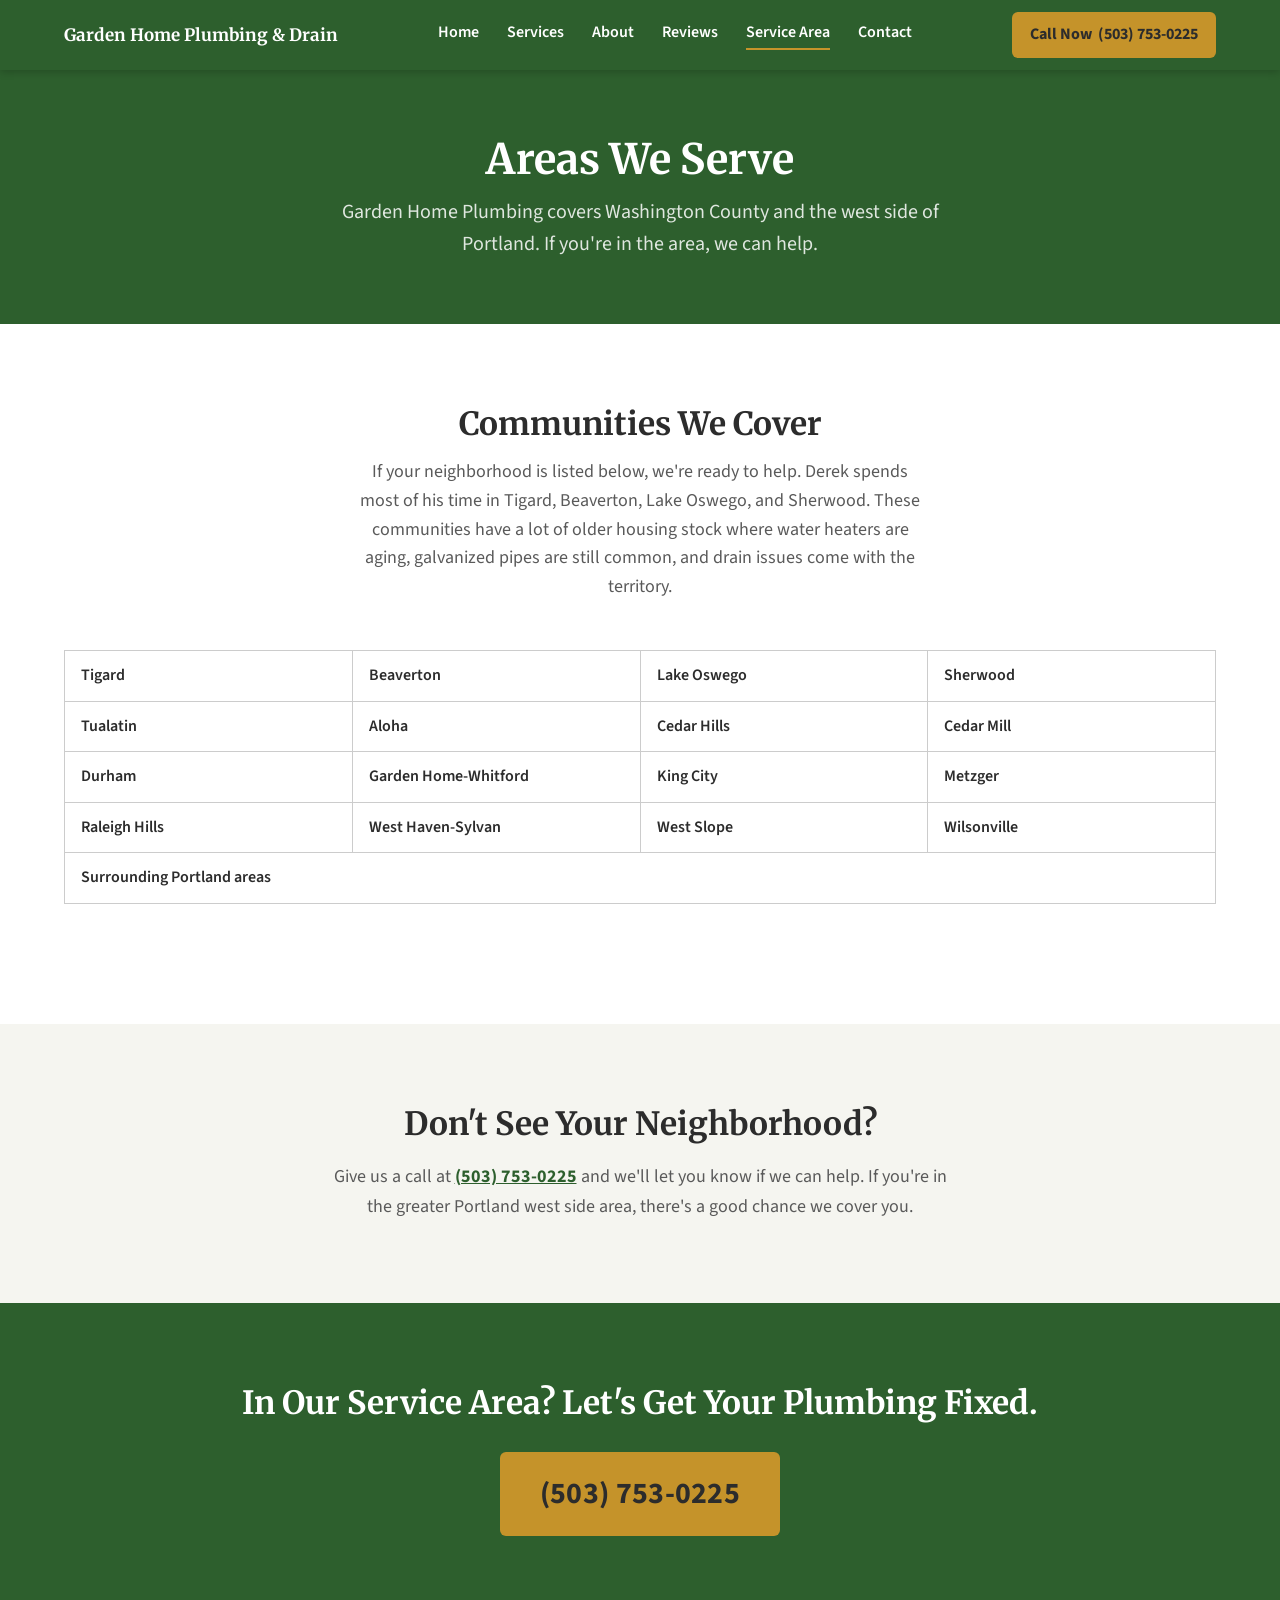
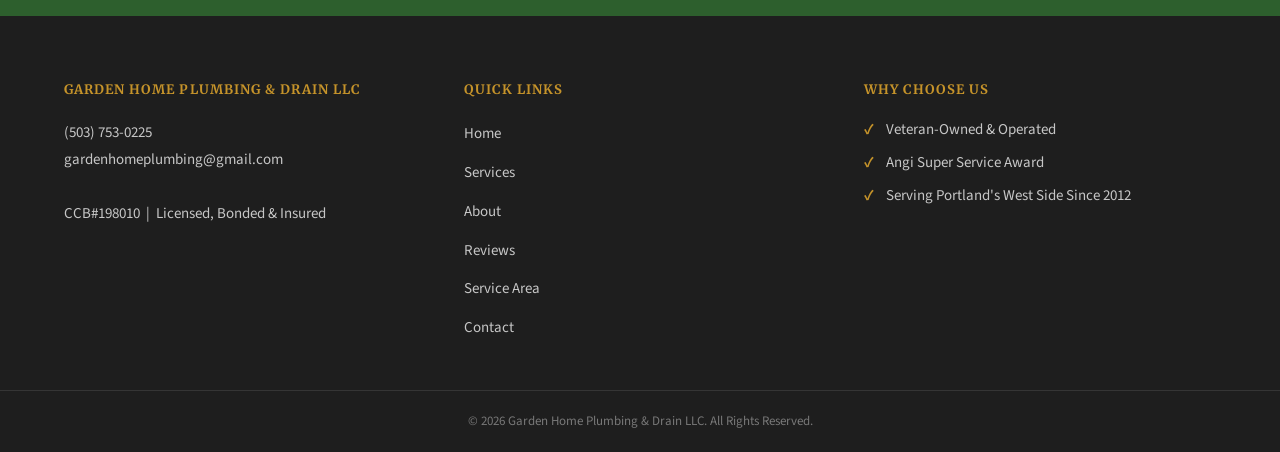
<file: service-area.html>
<!DOCTYPE html>
<html lang="en">
<head>
  <meta charset="UTF-8">
  <meta name="viewport" content="width=device-width, initial-scale=1.0">

  <!-- Primary Meta ============================================ -->
  <title>Plumber in Tigard, Beaverton &amp; Lake Oswego OR | Garden Home Plumbing</title>
  <meta name="description" content="Garden Home Plumbing serves Tigard, Beaverton, Lake Oswego, Sherwood, Tualatin &amp; surrounding Portland west side communities. Licensed plumber. Call (503) 753-0225.">
  <meta name="robots" content="index, follow">
  <link rel="canonical" href="https://www.gardenhomeplumbing.com/service-area.html">

  <!-- Open Graph ============================================== -->
  <meta property="og:type"        content="website">
  <meta property="og:site_name"   content="Garden Home Plumbing &amp; Drain LLC">
  <meta property="og:title"       content="Plumber in Tigard, Beaverton &amp; Lake Oswego OR | Garden Home Plumbing">
  <meta property="og:description" content="Garden Home Plumbing serves Tigard, Beaverton, Lake Oswego, Sherwood, Tualatin &amp; surrounding Portland west side communities. Call (503) 753-0225.">
  <meta property="og:url"         content="https://www.gardenhomeplumbing.com/service-area.html">
  <meta property="og:image"       content="https://www.gardenhomeplumbing.com/images/about-team.jpg">

  <!-- LocalBusiness Schema ==================================== -->
  <script type="application/ld+json">
  {
    "@context": "https://schema.org",
    "@type": "Plumber",
    "name": "Garden Home Plumbing & Drain LLC",
    "url": "https://www.gardenhomeplumbing.com",
    "telephone": "+15037530225",
    "email": "gardenhomeplumbing@gmail.com",
    "address": {
      "@type": "PostalAddress",
      "addressLocality": "Portland",
      "addressRegion": "OR",
      "addressCountry": "US"
    },
    "openingHoursSpecification": [
      {
        "@type": "OpeningHoursSpecification",
        "dayOfWeek": ["Monday", "Tuesday", "Wednesday", "Thursday"],
        "opens": "08:00",
        "closes": "17:00"
      },
      {
        "@type": "OpeningHoursSpecification",
        "dayOfWeek": "Friday",
        "opens": "08:00",
        "closes": "16:00"
      }
    ],
    "areaServed": [
      {"@type": "City", "name": "Tigard"},
      {"@type": "City", "name": "Beaverton"},
      {"@type": "City", "name": "Lake Oswego"},
      {"@type": "City", "name": "Sherwood"},
      {"@type": "City", "name": "Tualatin"},
      {"@type": "City", "name": "Aloha"},
      {"@type": "City", "name": "Wilsonville"},
      {"@type": "City", "name": "Portland"}
    ],
    "priceRange": "$$",
    "aggregateRating": {
      "@type": "AggregateRating",
      "ratingValue": "4.5",
      "reviewCount": "43",
      "bestRating": "5"
    },
    "sameAs": [
      "https://www.yelp.com/biz/garden-home-plumbing-and-drain-llc-portland",
      "https://www.angi.com/companylist/us/or/portland/garden-home-plumbing-and-drain-reviews-7574298.htm"
    ]
  }
  </script>

  <link rel="stylesheet" href="styles.css">
</head>
<body>

  <div id="nav-placeholder"></div>

  <!-- ================================================
       PAGE HEADER
  ================================================ -->
  <section class="page-header">
    <h1>Areas We Serve</h1>
    <p>Garden Home Plumbing covers Washington County and the west side of Portland. If you're in the area, we can help.</p>
  </section>

  <!-- ================================================
       COMMUNITIES GRID
  ================================================ -->
  <section class="section">
    <div class="container">
      <div class="section-heading">
        <h2>Communities We Cover</h2>
        <p>If your neighborhood is listed below, we're ready to help. Derek spends most of his time in Tigard, Beaverton, Lake Oswego, and Sherwood. These communities have a lot of older housing stock where water heaters are aging, galvanized pipes are still common, and drain issues come with the territory.</p>
      </div>

      <div class="area-grid">
        <div class="area-grid-item">Tigard</div>
        <div class="area-grid-item">Beaverton</div>
        <div class="area-grid-item">Lake Oswego</div>
        <div class="area-grid-item">Sherwood</div>
        <div class="area-grid-item">Tualatin</div>
        <div class="area-grid-item">Aloha</div>
        <div class="area-grid-item">Cedar Hills</div>
        <div class="area-grid-item">Cedar Mill</div>
        <div class="area-grid-item">Durham</div>
        <div class="area-grid-item">Garden Home-Whitford</div>
        <div class="area-grid-item">King City</div>
        <div class="area-grid-item">Metzger</div>
        <div class="area-grid-item">Raleigh Hills</div>
        <div class="area-grid-item">West Haven-Sylvan</div>
        <div class="area-grid-item">West Slope</div>
        <div class="area-grid-item">Wilsonville</div>
        <div class="area-grid-item area-grid-item--full">Surrounding Portland areas</div>
      </div>
    </div>
  </section>

  <!-- ================================================
       NOT SURE?
  ================================================ -->
  <section class="section section--light">
    <div class="container">
      <div class="not-sure-block">
        <h2>Don't See Your Neighborhood?</h2>
        <p>Give us a call at <a href="tel:+15037530225">(503) 753-0225</a> and we'll let you know if we can help. If you're in the greater Portland west side area, there's a good chance we cover you.</p>
      </div>
    </div>
  </section>

  <!-- ================================================
       BOTTOM CTA
  ================================================ -->
  <section class="bottom-cta">
    <h2>In Our Service Area? Let's Get Your Plumbing Fixed.</h2>
    <a href="tel:+15037530225" class="btn-phone" aria-label="Call Garden Home Plumbing at (503) 753-0225">(503) 753-0225</a>
  </section>

  <div id="footer-placeholder"></div>
  <script src="components.js"></script>
</body>
</html>
</file>
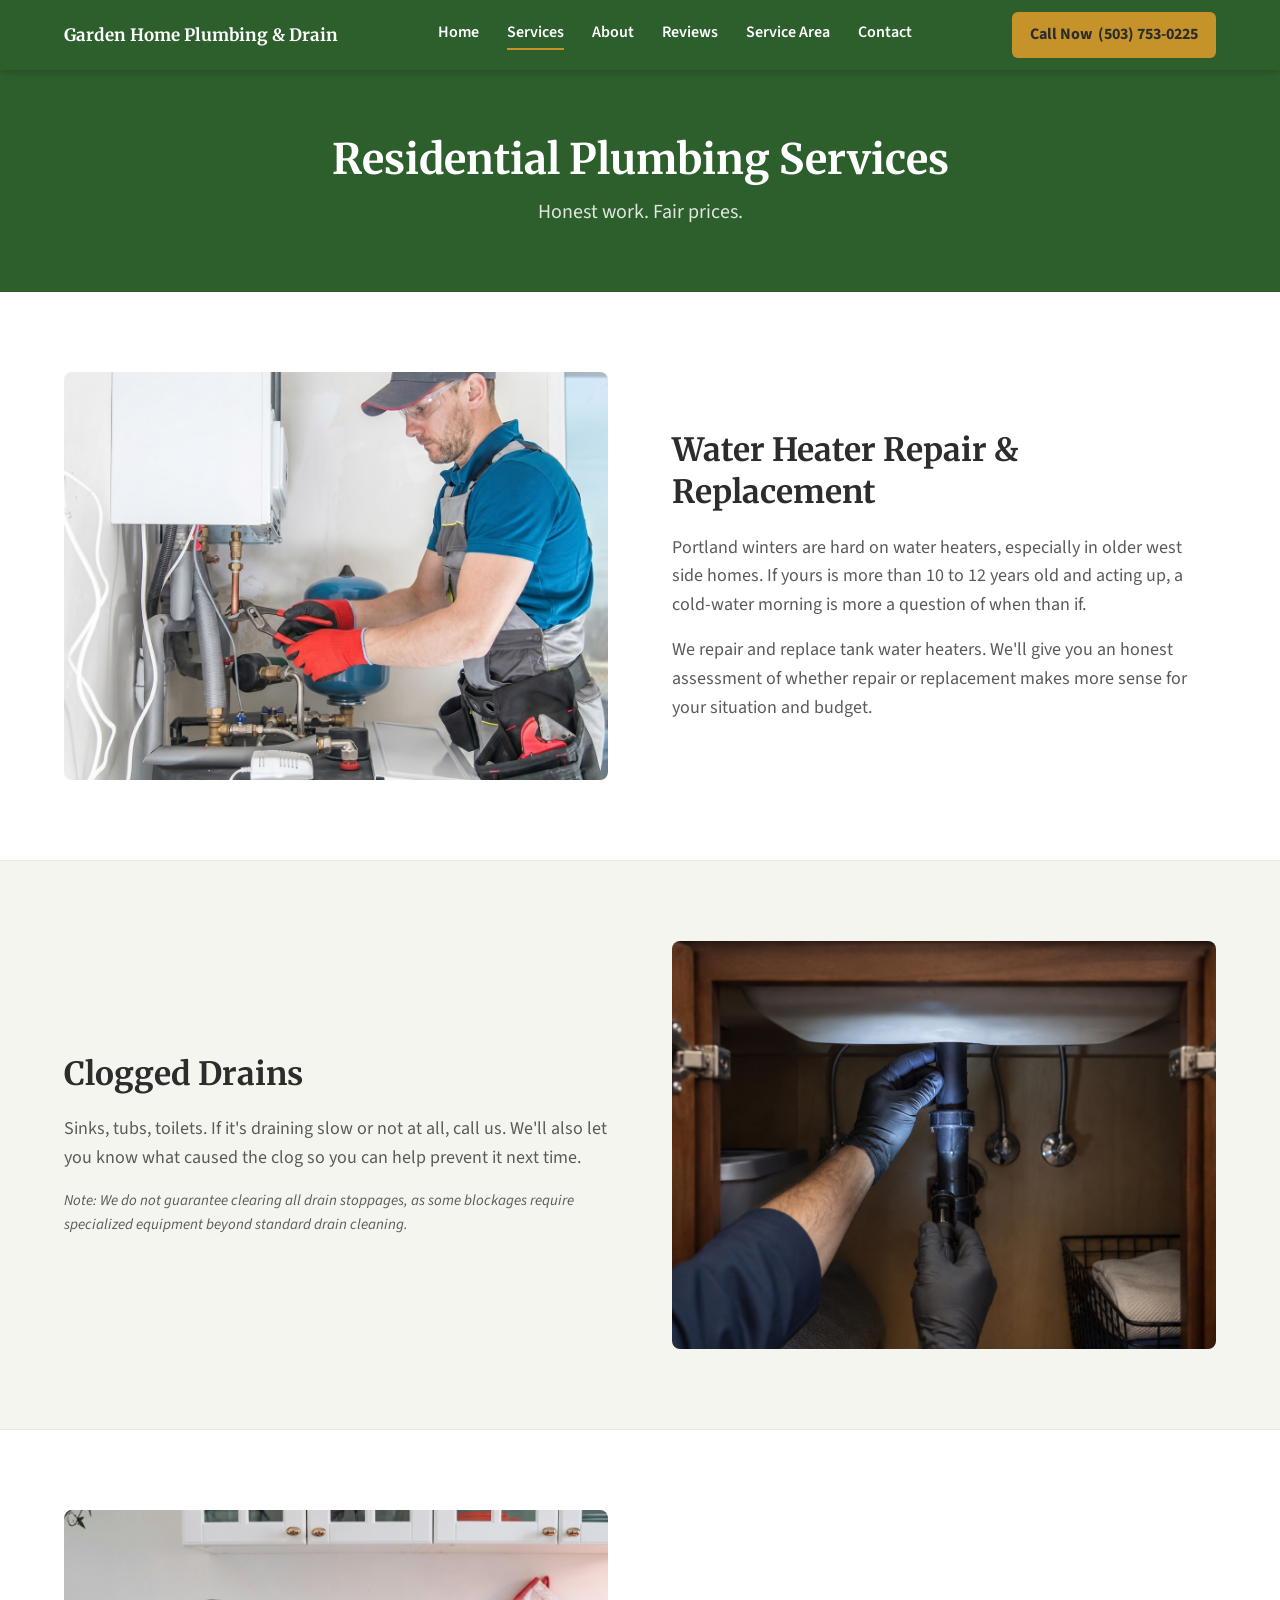
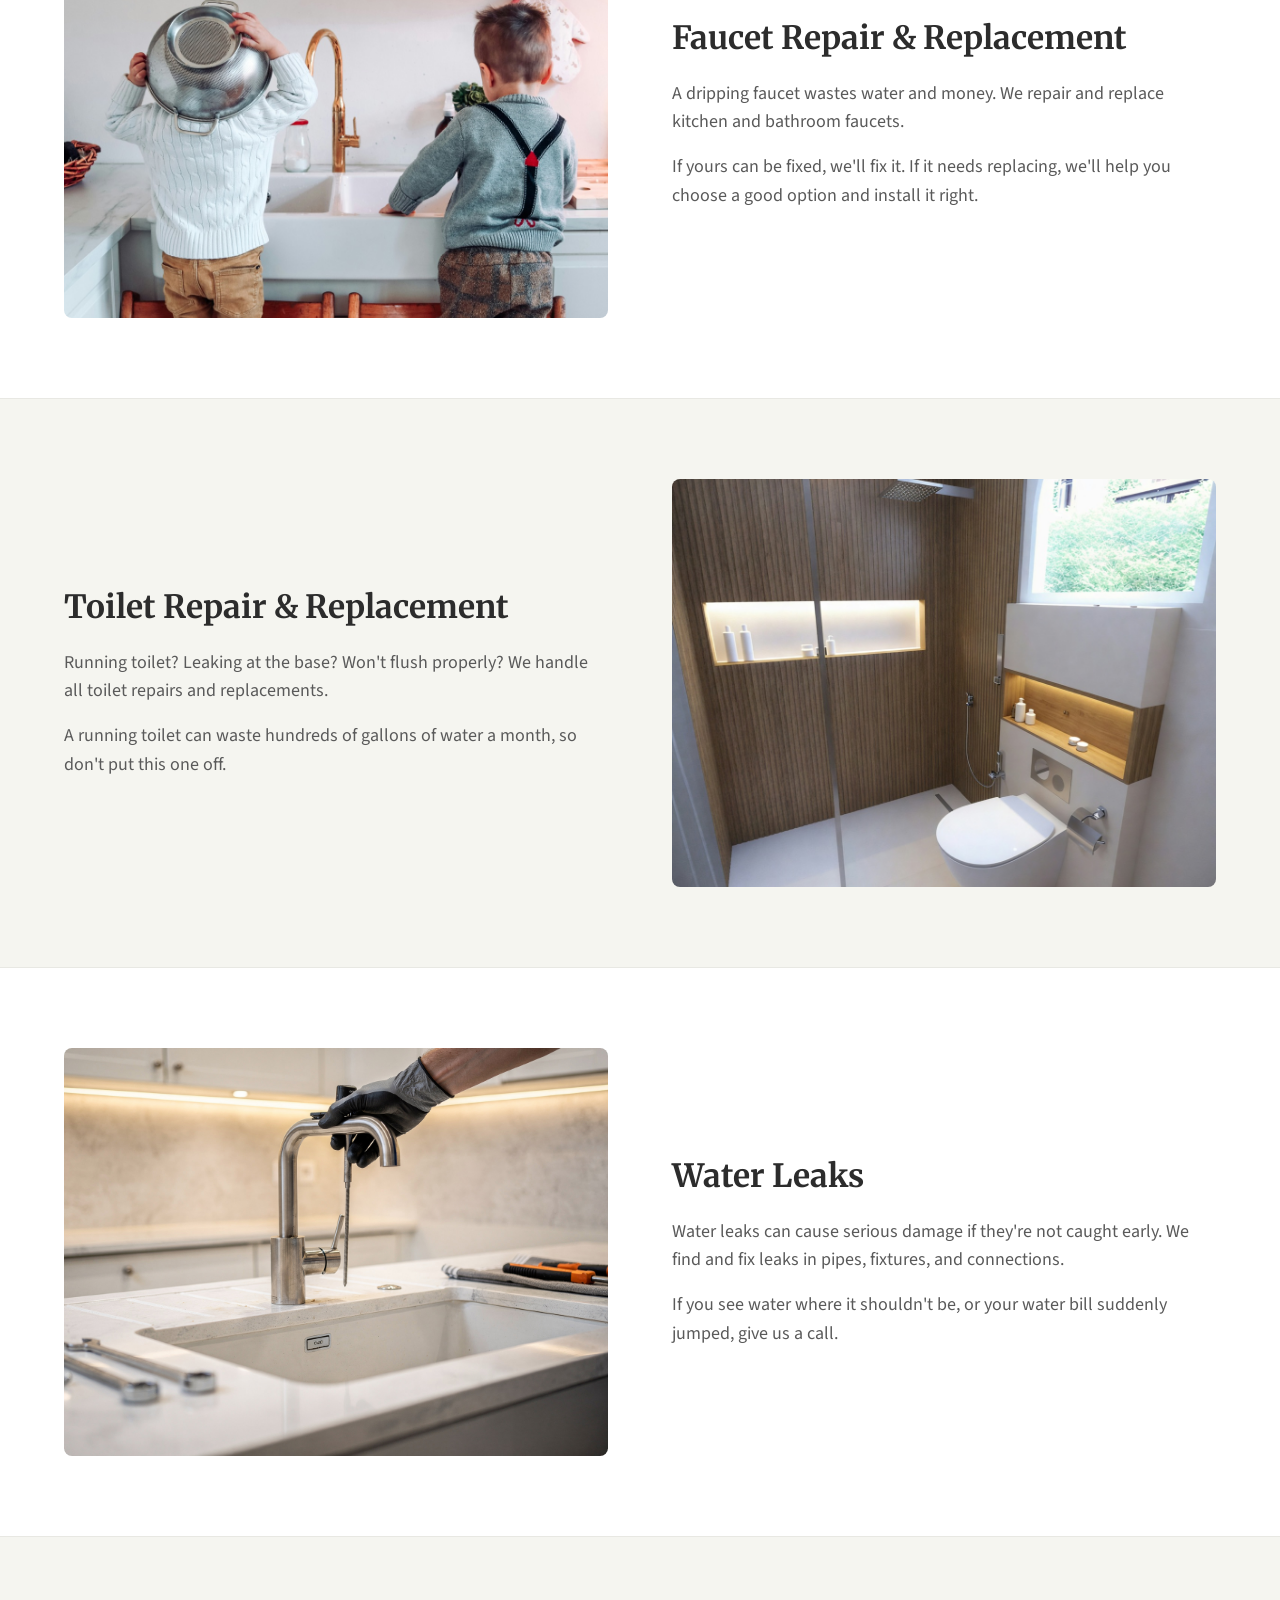
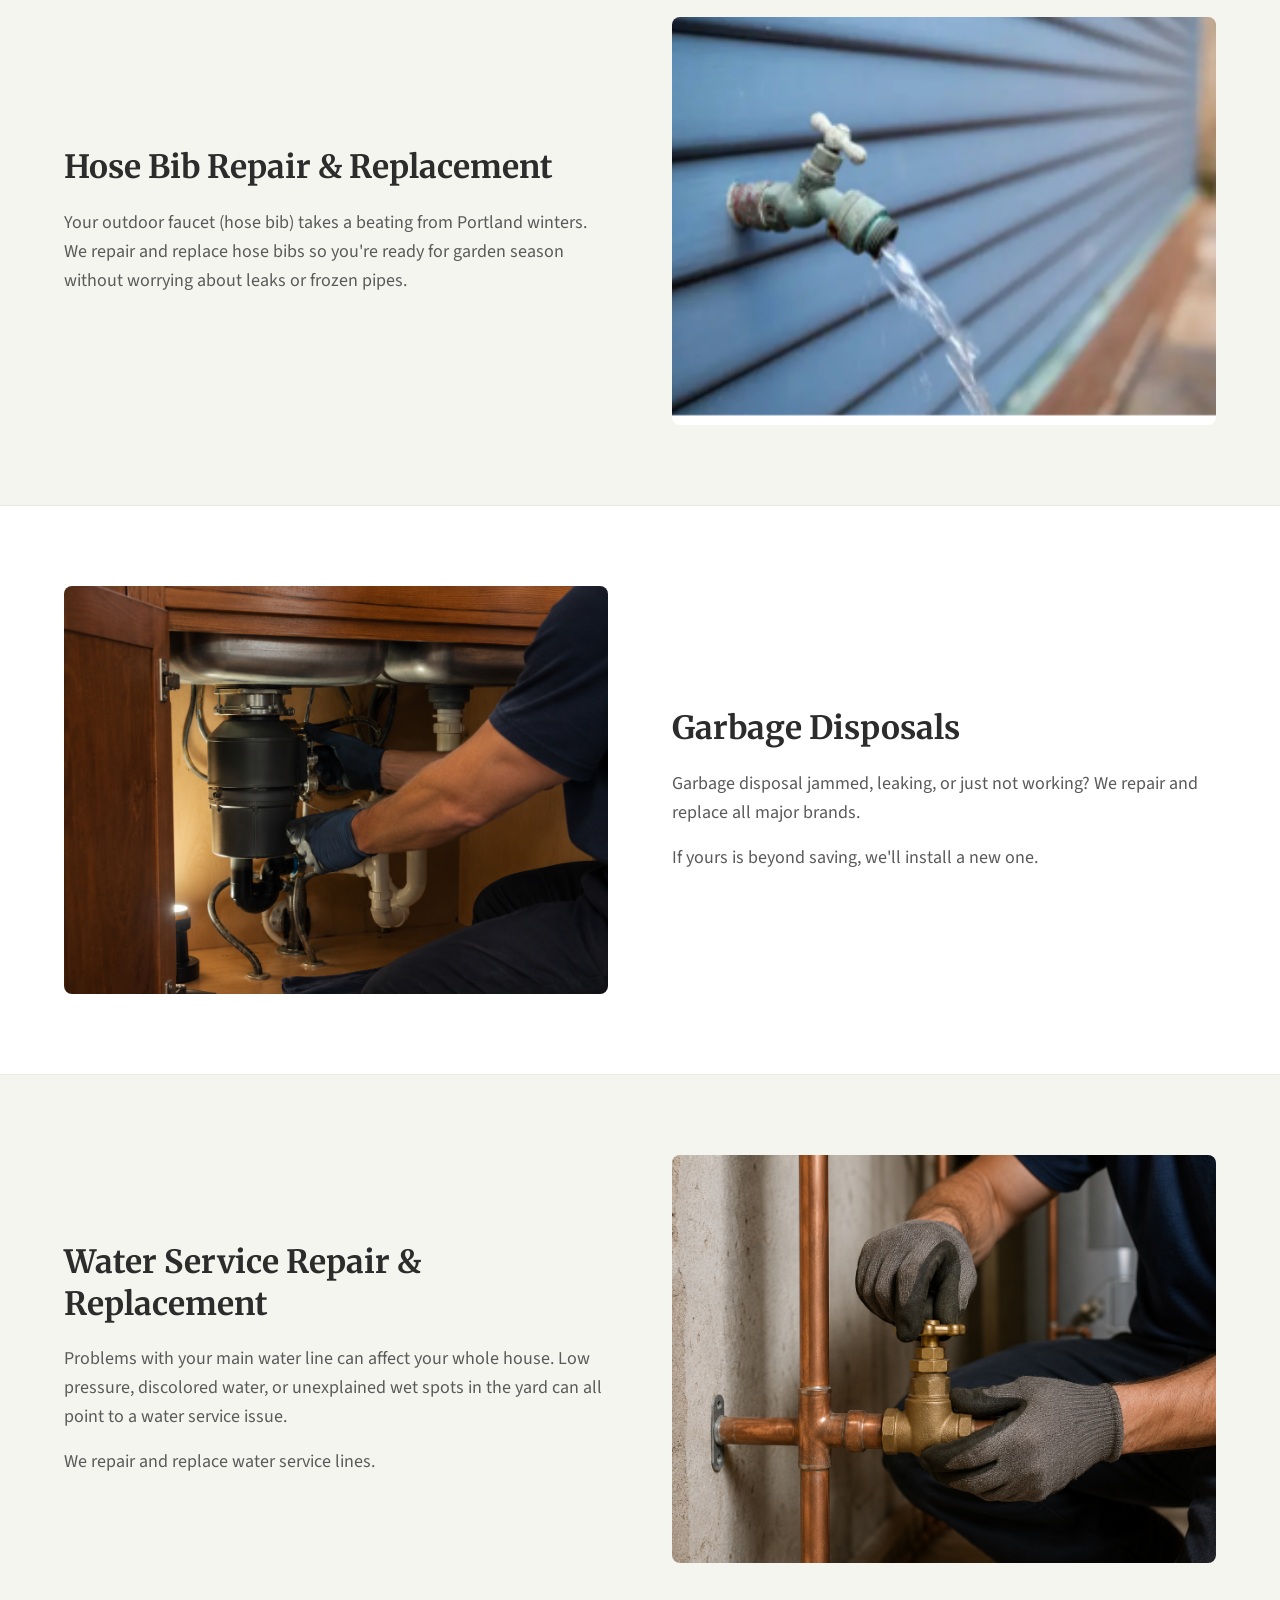
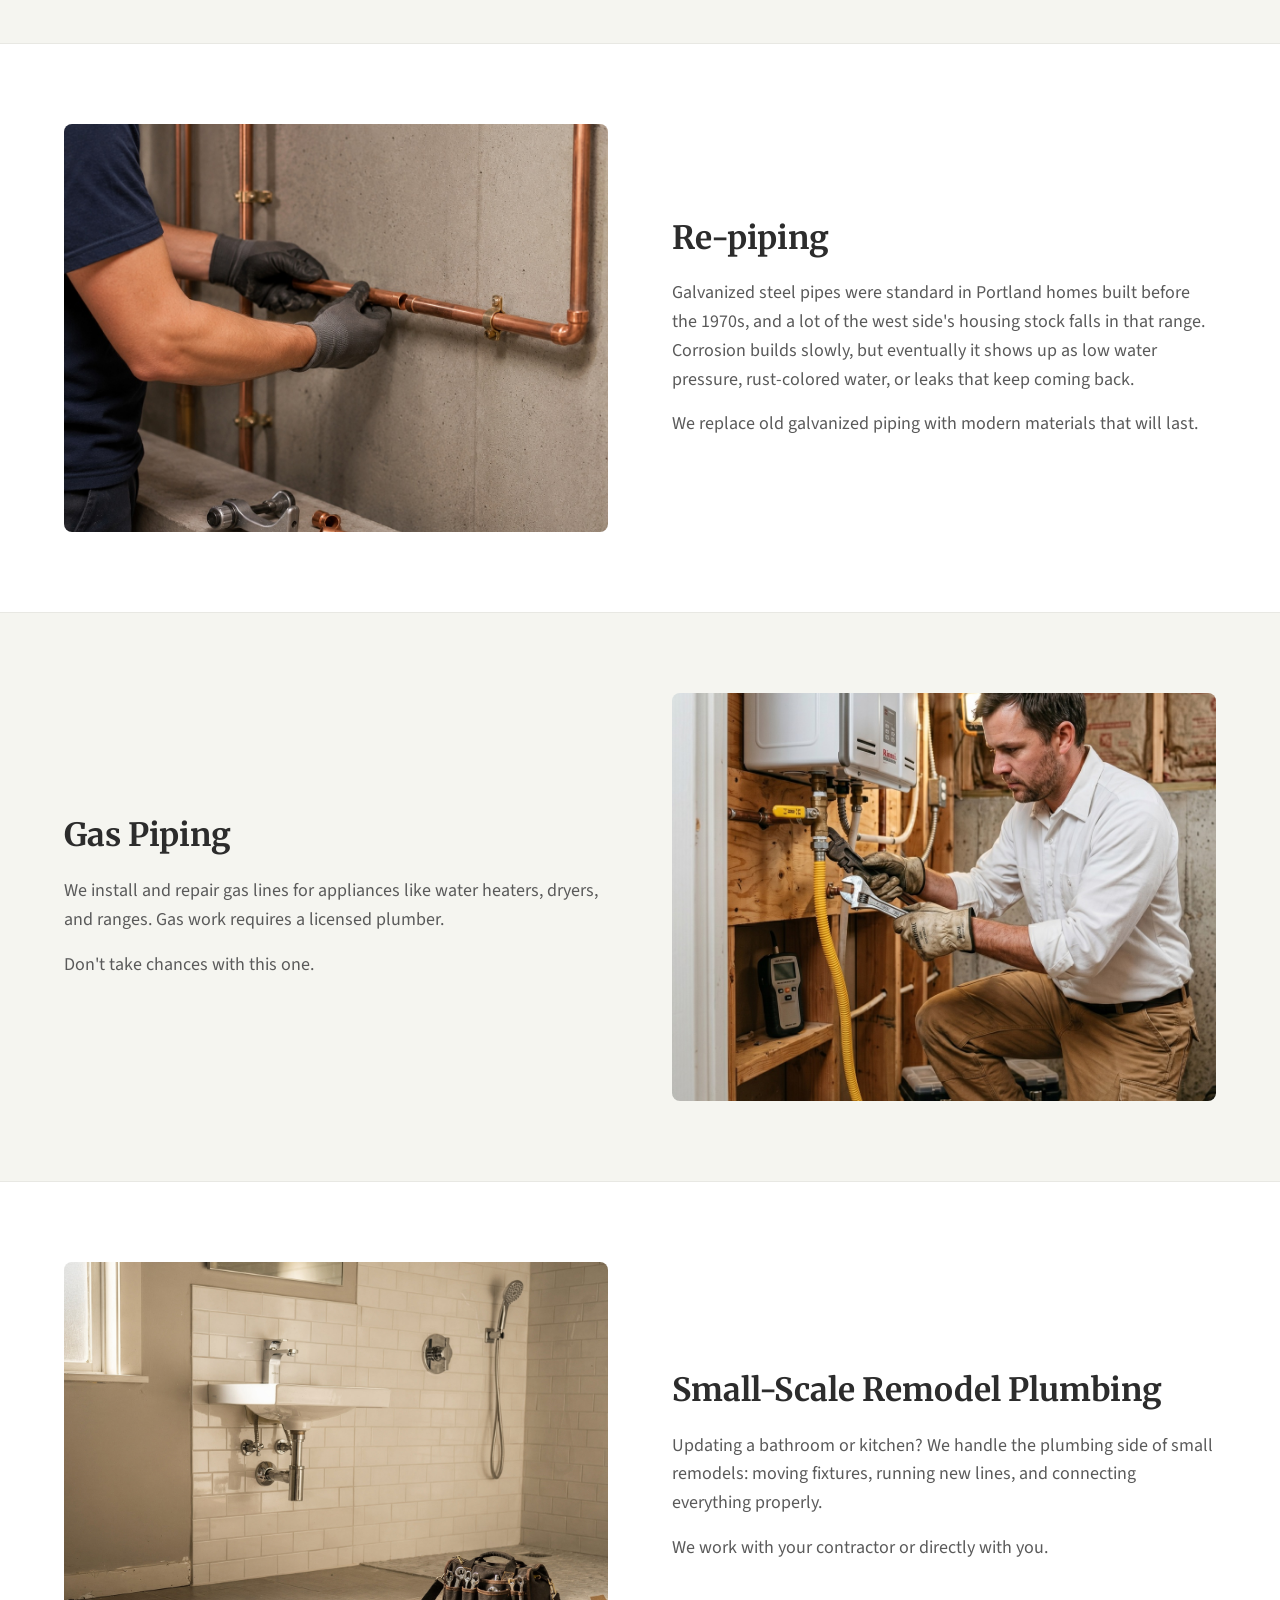
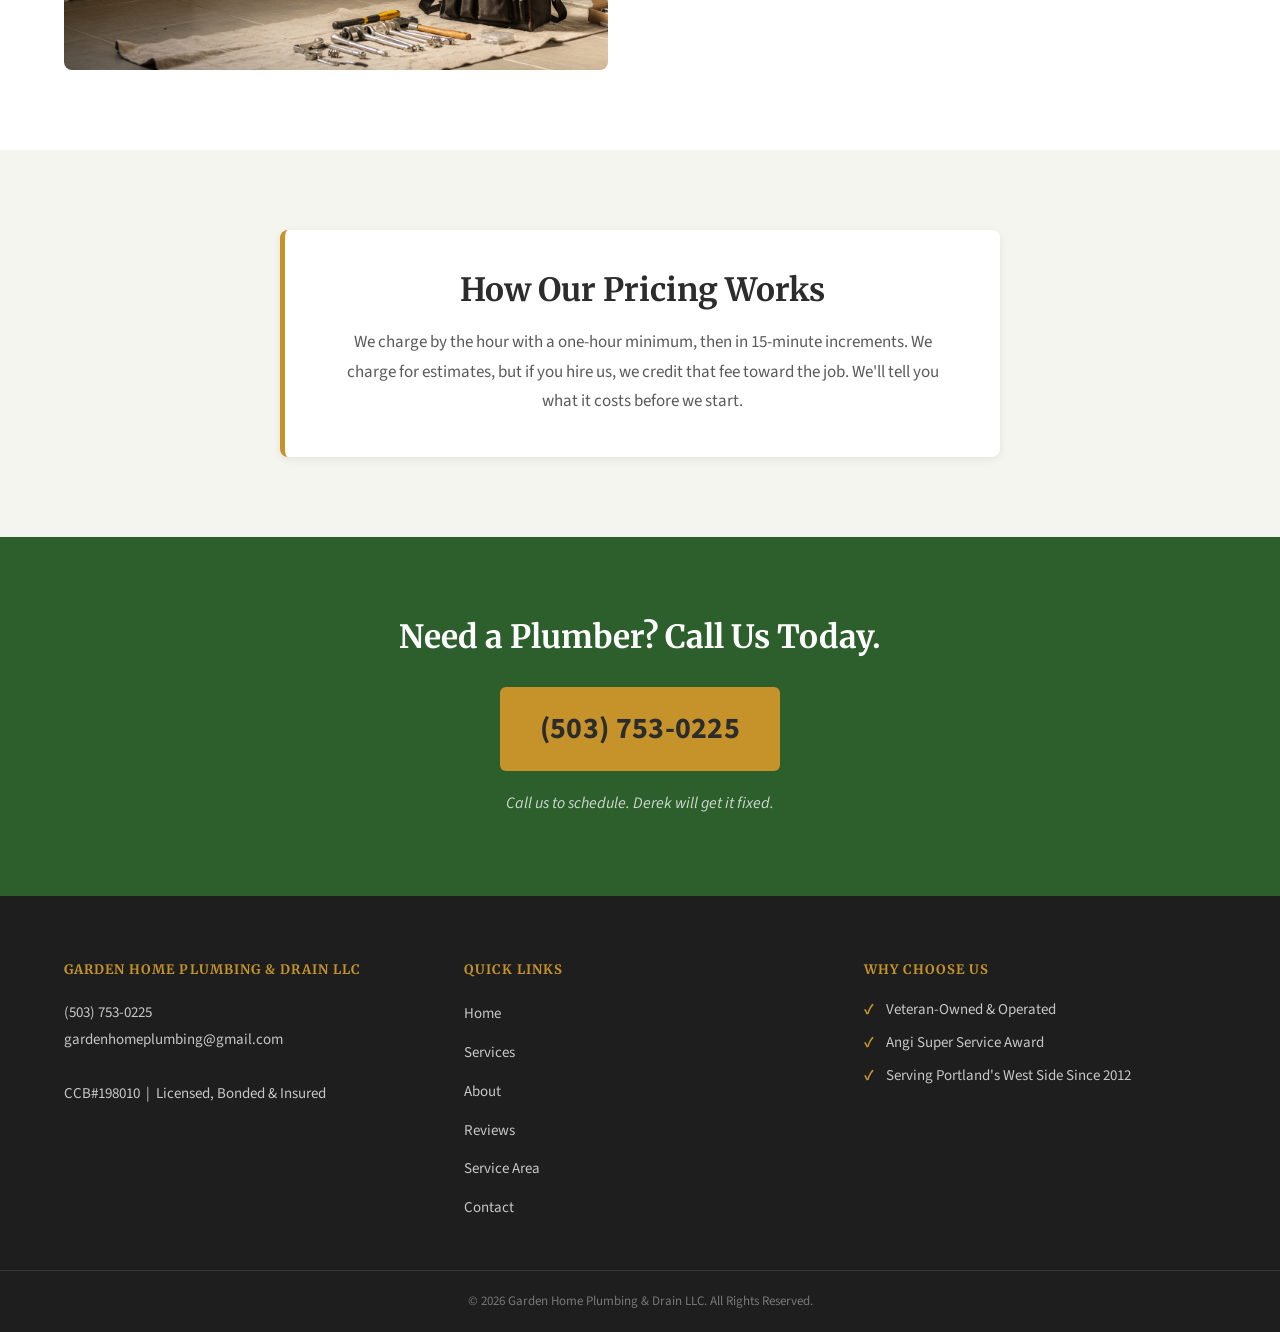
<file: services.html>
<!DOCTYPE html>
<html lang="en">
<head>
  <meta charset="UTF-8">
  <meta name="viewport" content="width=device-width, initial-scale=1.0">

  <!-- Primary Meta ============================================ -->
  <title>Residential Plumbing Services Portland OR | Garden Home Plumbing</title>
  <meta name="description" content="Water heater repair, drain cleaning, faucets, toilets &amp; re-piping for Portland's west side. Licensed, bonded &amp; insured. Honest prices. Call (503) 753-0225.">
  <meta name="robots" content="index, follow">
  <link rel="canonical" href="https://www.gardenhomeplumbing.com/services.html">

  <!-- Open Graph ============================================== -->
  <meta property="og:type"        content="website">
  <meta property="og:site_name"   content="Garden Home Plumbing &amp; Drain LLC">
  <meta property="og:title"       content="Residential Plumbing Services Portland OR | Garden Home Plumbing">
  <meta property="og:description" content="Water heater repair, drain cleaning, faucets, toilets &amp; re-piping for Portland's west side. Licensed, bonded &amp; insured. Honest prices. Call (503) 753-0225.">
  <meta property="og:url"         content="https://www.gardenhomeplumbing.com/services.html">
  <meta property="og:image"       content="https://www.gardenhomeplumbing.com/images/about-team.jpg">

  <!-- LocalBusiness Schema ==================================== -->
  <script type="application/ld+json">
  {
    "@context": "https://schema.org",
    "@type": "Plumber",
    "name": "Garden Home Plumbing & Drain LLC",
    "url": "https://www.gardenhomeplumbing.com",
    "telephone": "+15037530225",
    "email": "gardenhomeplumbing@gmail.com",
    "address": {
      "@type": "PostalAddress",
      "addressLocality": "Portland",
      "addressRegion": "OR",
      "addressCountry": "US"
    },
    "openingHoursSpecification": [
      {
        "@type": "OpeningHoursSpecification",
        "dayOfWeek": ["Monday", "Tuesday", "Wednesday", "Thursday"],
        "opens": "08:00",
        "closes": "17:00"
      },
      {
        "@type": "OpeningHoursSpecification",
        "dayOfWeek": "Friday",
        "opens": "08:00",
        "closes": "16:00"
      }
    ],
    "areaServed": [
      {"@type": "City", "name": "Tigard"},
      {"@type": "City", "name": "Beaverton"},
      {"@type": "City", "name": "Lake Oswego"},
      {"@type": "City", "name": "Sherwood"},
      {"@type": "City", "name": "Tualatin"},
      {"@type": "City", "name": "Aloha"},
      {"@type": "City", "name": "Portland"}
    ],
    "priceRange": "$$",
    "aggregateRating": {
      "@type": "AggregateRating",
      "ratingValue": "4.5",
      "reviewCount": "43",
      "bestRating": "5"
    },
    "sameAs": [
      "https://www.yelp.com/biz/garden-home-plumbing-and-drain-llc-portland",
      "https://www.angi.com/companylist/us/or/portland/garden-home-plumbing-and-drain-reviews-7574298.htm"
    ]
  }
  </script>

  <link rel="stylesheet" href="styles.css">
</head>
<body>

  <div id="nav-placeholder"></div>

  <!-- ================================================
       PAGE HEADER
  ================================================ -->
  <section class="page-header">
    <h1>Residential Plumbing Services</h1>
    <p>Honest work. Fair prices.</p>
  </section>

  <!-- ================================================
       SERVICES LIST
  ================================================ -->
  <div class="services-list">

    <!-- 1. Water Heater Repair & Replacement (image left, text right) -->
    <div class="service-detail">
      <div class="container">
        <div class="two-col">
          <img src="images/service-water-heater.jpg" alt="Water heater installation in progress" class="photo photo--service" loading="lazy">
          <div class="two-col-text">
            <h2>Water Heater Repair &amp; Replacement</h2>
            <p>Portland winters are hard on water heaters, especially in older west side homes. If yours is more than 10 to 12 years old and acting up, a cold-water morning is more a question of when than if.</p>
            <p>We repair and replace tank water heaters. We'll give you an honest assessment of whether repair or replacement makes more sense for your situation and budget.</p>
          </div>
        </div>
      </div>
    </div>

    <!-- 2. Clogged Drains (text left, image right) -->
    <div class="service-detail service-detail--alt">
      <div class="container">
        <div class="two-col">
          <img src="images/service-drain.jpg" alt="Plumber working on a kitchen drain" class="photo photo--service" loading="lazy">
          <div class="two-col-text">
            <h2>Clogged Drains</h2>
            <p>Sinks, tubs, toilets. If it's draining slow or not at all, call us. We'll also let you know what caused the clog so you can help prevent it next time.</p>
            <p class="text-medium" style="font-size: 15px; font-style: italic;">Note: We do not guarantee clearing all drain stoppages, as some blockages require specialized equipment beyond standard drain cleaning.</p>
          </div>
        </div>
      </div>
    </div>

    <!-- 3. Faucet Repair & Replacement (image left, text right) -->
    <div class="service-detail">
      <div class="container">
        <div class="two-col">
          <img src="images/service-faucet.jpg" alt="New kitchen faucet installed" class="photo photo--service" loading="lazy">
          <div class="two-col-text">
            <h2>Faucet Repair &amp; Replacement</h2>
            <p>A dripping faucet wastes water and money. We repair and replace kitchen and bathroom faucets.</p>
            <p>If yours can be fixed, we'll fix it. If it needs replacing, we'll help you choose a good option and install it right.</p>
          </div>
        </div>
      </div>
    </div>

    <!-- 4. Toilet Repair & Replacement (text left, image right) -->
    <div class="service-detail service-detail--alt">
      <div class="container">
        <div class="two-col">
          <img src="images/service-toilet.jpg" alt="Modern toilet in a clean bathroom" class="photo photo--service" loading="lazy">
          <div class="two-col-text">
            <h2>Toilet Repair &amp; Replacement</h2>
            <p>Running toilet? Leaking at the base? Won't flush properly? We handle all toilet repairs and replacements.</p>
            <p>A running toilet can waste hundreds of gallons of water a month, so don't put this one off.</p>
          </div>
        </div>
      </div>
    </div>

    <!-- 5. Water Leaks (image left, text right) -->
    <div class="service-detail">
      <div class="container">
        <div class="two-col">
          <img src="images/service-leak.jpg" alt="Plumber inspecting pipes under a sink" class="photo photo--service" loading="lazy">
          <div class="two-col-text">
            <h2>Water Leaks</h2>
            <p>Water leaks can cause serious damage if they're not caught early. We find and fix leaks in pipes, fixtures, and connections.</p>
            <p>If you see water where it shouldn't be, or your water bill suddenly jumped, give us a call.</p>
          </div>
        </div>
      </div>
    </div>

    <!-- 6. Hose Bib Repair & Replacement (text left, image right) -->
    <div class="service-detail service-detail--alt">
      <div class="container">
        <div class="two-col">
          <img src="images/service-hose-bib.jpg" alt="Outdoor faucet on a house exterior" class="photo photo--service" loading="lazy">
          <div class="two-col-text">
            <h2>Hose Bib Repair &amp; Replacement</h2>
            <p>Your outdoor faucet (hose bib) takes a beating from Portland winters. We repair and replace hose bibs so you're ready for garden season without worrying about leaks or frozen pipes.</p>
          </div>
        </div>
      </div>
    </div>

    <!-- 7. Garbage Disposals (image left, text right) -->
    <div class="service-detail">
      <div class="container">
        <div class="two-col">
          <img src="images/service-disposal.jpg" alt="Under-sink garbage disposal unit" class="photo photo--service" loading="lazy">
          <div class="two-col-text">
            <h2>Garbage Disposals</h2>
            <p>Garbage disposal jammed, leaking, or just not working? We repair and replace all major brands.</p>
            <p>If yours is beyond saving, we'll install a new one.</p>
          </div>
        </div>
      </div>
    </div>

    <!-- 8. Water Service Repair & Replacement (text left, image right) -->
    <div class="service-detail service-detail--alt">
      <div class="container">
        <div class="two-col">
          <img src="images/service-water-main.jpg" alt="Plumber working on main water line" class="photo photo--service" loading="lazy">
          <div class="two-col-text">
            <h2>Water Service Repair &amp; Replacement</h2>
            <p>Problems with your main water line can affect your whole house. Low pressure, discolored water, or unexplained wet spots in the yard can all point to a water service issue.</p>
            <p>We repair and replace water service lines.</p>
          </div>
        </div>
      </div>
    </div>

    <!-- 9. Re-piping (image left, text right) -->
    <div class="service-detail">
      <div class="container">
        <div class="two-col">
          <img src="images/service-repiping.jpg" alt="New copper piping installed" class="photo photo--service" loading="lazy">
          <div class="two-col-text">
            <h2>Re-piping</h2>
            <p>Galvanized steel pipes were standard in Portland homes built before the 1970s, and a lot of the west side's housing stock falls in that range. Corrosion builds slowly, but eventually it shows up as low water pressure, rust-colored water, or leaks that keep coming back.</p>
            <p>We replace old galvanized piping with modern materials that will last.</p>
          </div>
        </div>
      </div>
    </div>

    <!-- 10. Gas Piping (text left, image right) -->
    <div class="service-detail service-detail--alt">
      <div class="container">
        <div class="two-col">
          <img src="images/service-gas.jpg" alt="Gas line connection for appliances" class="photo photo--service" loading="lazy">
          <div class="two-col-text">
            <h2>Gas Piping</h2>
            <p>We install and repair gas lines for appliances like water heaters, dryers, and ranges. Gas work requires a licensed plumber.</p>
            <p>Don't take chances with this one.</p>
          </div>
        </div>
      </div>
    </div>

    <!-- 11. Small-Scale Remodel Plumbing (image left, text right) -->
    <div class="service-detail">
      <div class="container">
        <div class="two-col">
          <img src="images/service-remodel.jpg" alt="Updated bathroom with new fixtures" class="photo photo--service" loading="lazy">
          <div class="two-col-text">
            <h2>Small-Scale Remodel Plumbing</h2>
            <p>Updating a bathroom or kitchen? We handle the plumbing side of small remodels: moving fixtures, running new lines, and connecting everything properly.</p>
            <p>We work with your contractor or directly with you.</p>
          </div>
        </div>
      </div>
    </div>

  </div><!-- /.services-list -->

  <!-- ================================================
       PRICING TRANSPARENCY
  ================================================ -->
  <section class="section section--light">
    <div class="container">
      <div class="pricing-block">
        <h2>How Our Pricing Works</h2>
        <p>We charge by the hour with a one-hour minimum, then in 15-minute increments. We charge for estimates, but if you hire us, we credit that fee toward the job. We'll tell you what it costs before we start.</p>
      </div>
    </div>
  </section>

  <!-- ================================================
       BOTTOM CTA
  ================================================ -->
  <section class="bottom-cta">
    <h2>Need a Plumber? Call Us Today.</h2>
    <a href="tel:+15037530225" class="btn-phone" aria-label="Call Garden Home Plumbing at (503) 753-0225">(503) 753-0225</a>
    <p class="cta-support">Call us to schedule. Derek will get it fixed.</p>
  </section>

  <div id="footer-placeholder"></div>
  <script src="components.js"></script>
</body>
</html>
</file>
<file: styles.css>
/* ============================================
   GARDEN HOME PLUMBING & DRAIN LLC
   styles.css
   ============================================ */

/* Google Fonts */
@import url('https://fonts.googleapis.com/css2?family=Merriweather:wght@400;700&family=Source+Sans+3:wght@400;600;700&display=swap');

/* ============================================
   CSS CUSTOM PROPERTIES
   ============================================ */
:root {
  --green:       #2D5F2D;
  --green-dark:  #1E4A1E;
  --gold:        #C5932A;
  --gold-dark:   #BC8B29; /* darkened from #A67A1E — ensures 4.5:1 contrast with dark text */
  --white:       #FFFFFF;
  --bg-light:    #F5F5F0;
  --text-dark:   #2C2C2C;
  --text-medium: #5A5A5A;
  --footer-bg:   #1E1E1E;
  --border:      #CCCCCC;

  --font-heading: 'Merriweather', Georgia, serif;
  --font-body:    'Source Sans 3', Arial, sans-serif;

  --max-width:           1200px;
  --section-pad:         80px;
  --section-pad-mobile:  48px;
  --card-gap:            24px;
  --card-radius:         8px;
  --btn-radius:          6px;
}

/* ============================================
   RESET & BASE
   ============================================ */
*, *::before, *::after {
  box-sizing: border-box;
  margin: 0;
  padding: 0;
}

html {
  scroll-behavior: smooth;
  overflow-x: hidden;
}

body {
  font-family: var(--font-body);
  font-size: 18px;
  line-height: 1.6;
  color: var(--text-dark);
  background: var(--white);
  overflow-x: hidden;
}

img {
  max-width: 100%;
  height: auto;
  display: block;
}

a {
  color: inherit;
  text-decoration: none;
}

ul {
  list-style: none;
}

/* ============================================
   KEYBOARD FOCUS STYLES (accessibility)
   ============================================ */

/* Suppress mouse-click focus rings while keeping keyboard rings */
:focus:not(:focus-visible) {
  outline: none;
}

/* Default keyboard focus ring — green on light backgrounds */
:focus-visible {
  outline: 3px solid var(--green);
  outline-offset: 3px;
  border-radius: 4px;
}

/* Gold ring on green/dark backgrounds where green outline would be invisible */
.site-header :focus-visible,
.hero :focus-visible,
.bottom-cta :focus-visible,
.page-header :focus-visible,
.section--green :focus-visible,
.nav-mobile-menu :focus-visible,
.site-footer :focus-visible {
  outline-color: var(--gold);
}

/* Form fields already use border+shadow focus style — suppress duplicate outline */
.form-group input:focus-visible,
.form-group textarea:focus-visible {
  outline: none;
}

/* ============================================
   TYPOGRAPHY
   ============================================ */
h1, h2, h3, h4 {
  font-family: var(--font-heading);
  color: var(--text-dark);
}

h1 {
  font-size: 42px;
  line-height: 1.2;
  font-weight: 700;
}

h2 {
  font-size: 32px;
  line-height: 1.3;
  font-weight: 700;
}

h3 {
  font-size: 24px;
  line-height: 1.3;
  font-weight: 700;
}

p {
  margin-bottom: 16px;
}

p:last-child {
  margin-bottom: 0;
}

/* ============================================
   LAYOUT
   ============================================ */
.container {
  max-width: var(--max-width);
  margin: 0 auto;
  padding: 0 24px;
}

.section {
  padding: var(--section-pad) 0;
}

.section--light {
  background: var(--bg-light);
}

.section--green {
  background: var(--green);
}

.section--green h1,
.section--green h2,
.section--green h3,
.section--green p {
  color: var(--white);
}

/* ============================================
   NAVIGATION
   ============================================ */
.site-header {
  position: sticky;
  top: 0;
  z-index: 1000;
  background: var(--green);
  box-shadow: 0 2px 8px rgba(0, 0, 0, 0.2);
}

.nav-inner {
  display: flex;
  align-items: center;
  justify-content: space-between;
  height: 70px;
  max-width: var(--max-width);
  margin: 0 auto;
  padding: 0 24px;
  gap: 24px;
}

.nav-brand {
  font-family: var(--font-heading);
  font-size: 17px;
  font-weight: 700;
  color: var(--white);
  flex-shrink: 0;
  line-height: 1.2;
}

.nav-brand:hover {
  color: rgba(255, 255, 255, 0.9);
}

.nav-links {
  display: flex;
  gap: 28px;
  align-items: center;
  flex: 1;
  justify-content: center;
}

.nav-links a {
  color: var(--white);
  font-size: 16px;
  font-weight: 600;
  font-family: var(--font-body);
  padding-bottom: 3px;
  border-bottom: 2px solid transparent;
  transition: border-color 0.2s;
  white-space: nowrap;
}

.nav-links a:hover,
.nav-links a.active {
  border-bottom-color: var(--gold);
}

.nav-phone {
  flex-shrink: 0;
}

.nav-phone a {
  display: inline-block;
  background: var(--gold);
  color: var(--text-dark); /* dark text on gold — passes WCAG AA (5.04:1) */
  font-size: 16px;
  font-weight: 700;
  font-family: var(--font-body);
  padding: 10px 18px;
  border-radius: var(--btn-radius);
  transition: background 0.2s;
  white-space: nowrap;
}

.nav-phone a:hover {
  background: var(--gold-dark);
  color: var(--text-dark);
}

.nav-hamburger {
  display: none;
  flex-direction: column;
  gap: 5px;
  background: none;
  border: none;
  cursor: pointer;
  padding: 6px 4px;
  flex-shrink: 0;
}

.nav-hamburger span {
  display: block;
  width: 26px;
  height: 2px;
  background: var(--white);
  border-radius: 2px;
  transition: all 0.25s;
}

/* Hamburger open state */
.nav-hamburger.open span:nth-child(1) {
  transform: translateY(7px) rotate(45deg);
}
.nav-hamburger.open span:nth-child(2) {
  opacity: 0;
}
.nav-hamburger.open span:nth-child(3) {
  transform: translateY(-7px) rotate(-45deg);
}

/* Mobile dropdown */
.nav-mobile-menu {
  display: none;
  background: var(--green-dark);
  padding: 8px 24px 20px;
}

.nav-mobile-menu.open {
  display: block;
}

.nav-mobile-menu a {
  display: block;
  color: var(--white);
  font-size: 17px;
  font-weight: 600;
  font-family: var(--font-body);
  padding: 13px 0;
  border-bottom: 1px solid rgba(255, 255, 255, 0.1);
}

.nav-mobile-menu a:last-child {
  border-bottom: none;
}

.nav-mobile-menu a:hover,
.nav-mobile-menu a.active {
  color: var(--white); /* was gold — gold on dark-green only 3.69:1, white is 10.23:1 */
  text-decoration: underline;
  text-underline-offset: 3px;
}

.nav-mobile-phone {
  display: block;
  margin-top: 16px;
  background: var(--gold);
  color: var(--text-dark) !important;
  font-weight: 700;
  text-align: center;
  padding: 12px 20px;
  border-radius: var(--btn-radius);
  border-bottom: none !important;
  text-decoration: none !important;
}

.nav-mobile-phone:hover {
  background: var(--gold-dark);
  text-decoration: none !important;
}

/* ============================================
   FOOTER
   ============================================ */
.site-footer {
  background: var(--footer-bg);
  color: var(--white);
}

.footer-main {
  display: grid;
  grid-template-columns: repeat(3, 1fr);
  gap: 48px;
  max-width: var(--max-width);
  margin: 0 auto;
  padding: 64px 24px 48px;
}

.footer-col h4 {
  font-family: var(--font-heading);
  font-size: 13px;
  color: var(--gold);
  text-transform: uppercase;
  letter-spacing: 0.08em;
  margin-bottom: 18px;
}

.footer-col address {
  font-style: normal;
  font-size: 15px;
  line-height: 1.8;
  color: rgba(255, 255, 255, 0.75);
}

.footer-col address a {
  color: rgba(255, 255, 255, 0.75);
  transition: color 0.2s;
}

.footer-col address a:hover {
  color: var(--gold);
}

.footer-col ul {
  display: flex;
  flex-direction: column;
  gap: 10px;
}

.footer-col ul a {
  font-size: 15px;
  color: rgba(255, 255, 255, 0.75);
  transition: color 0.2s;
}

.footer-col ul a:hover {
  color: var(--gold);
}

.footer-trust ul {
  gap: 12px;
}

.footer-trust li {
  font-size: 15px;
  color: rgba(255, 255, 255, 0.75);
  padding-left: 22px;
  position: relative;
  line-height: 1.4;
}

.footer-trust li::before {
  content: '✓';
  position: absolute;
  left: 0;
  color: var(--gold);
  font-weight: 700;
}

.footer-bottom {
  border-top: 1px solid rgba(255, 255, 255, 0.1);
  padding: 20px 24px;
  text-align: center;
}

.footer-bottom p {
  font-size: 13px;
  color: rgba(255, 255, 255, 0.4);
  margin: 0;
}

/* ============================================
   BUTTONS
   ============================================ */
.btn {
  display: inline-block;
  font-family: var(--font-body);
  font-weight: 700;
  border: none;
  border-radius: var(--btn-radius);
  cursor: pointer;
  transition: background 0.2s, color 0.2s, border-color 0.2s;
  line-height: 1;
  text-align: center;
  text-decoration: none;
}

/* Gold — primary CTA (phone calls, main actions) */
.btn-primary {
  background: var(--gold);
  color: var(--text-dark); /* dark text on gold — passes WCAG AA (5.04:1) */
  text-transform: uppercase;
  letter-spacing: 0.04em;
  padding: 14px 28px;
  font-size: 15px;
}

.btn-primary:hover {
  background: var(--gold-dark);
  color: var(--text-dark);
}

/* Green — secondary CTA (internal navigation) */
.btn-secondary {
  background: var(--green);
  color: var(--white);
  padding: 12px 24px;
  font-size: 15px;
}

.btn-secondary:hover {
  background: var(--green-dark);
  color: var(--white);
}

/* Outline — low-emphasis actions */
.btn-outline {
  background: transparent;
  color: var(--green);
  border: 2px solid var(--green);
  padding: 11px 24px;
  font-size: 15px;
}

.btn-outline:hover {
  background: var(--green);
  color: var(--white);
}

/* White outline — used on dark/green backgrounds */
.btn-outline-white {
  background: transparent;
  color: var(--white);
  border: 2px solid var(--white);
  padding: 11px 24px;
  font-size: 15px;
}

.btn-outline-white:hover {
  background: var(--white);
  color: var(--green);
}

/* Large phone number button */
.btn-phone {
  display: inline-block;
  background: var(--gold);
  color: var(--text-dark); /* dark text on gold — passes WCAG AA (5.04:1) */
  font-family: var(--font-body);
  font-size: 30px;
  font-weight: 700;
  padding: 18px 40px;
  border-radius: var(--btn-radius);
  transition: background 0.2s;
  text-decoration: none;
  letter-spacing: 0.01em;
}

.btn-phone:hover {
  background: var(--gold-dark);
  color: var(--text-dark);
}

/* ============================================
   PAGE HEADER BANNERS (inner pages)
   ============================================ */
.page-header {
  background: var(--green);
  padding: 64px 24px;
  text-align: center;
}

.page-header h1 {
  color: var(--white);
  margin-bottom: 12px;
}

.page-header p {
  color: rgba(255, 255, 255, 0.85);
  font-size: 20px;
  max-width: 620px;
  margin: 0 auto;
}

/* ============================================
   HERO (homepage)
   ============================================ */
.hero {
  background: var(--green);
  padding: var(--section-pad) 24px;
  text-align: center;
}

.hero-content {
  max-width: 760px;
  margin: 0 auto;
}

.hero h1 {
  color: var(--white);
  margin-bottom: 20px;
}

.hero-sub {
  font-size: 20px;
  color: rgba(255, 255, 255, 0.88);
  margin-bottom: 36px;
  line-height: 1.6;
}

.hero-tagline {
  margin-top: 20px;
  font-size: 16px;
  color: rgba(255, 255, 255, 0.7);
  font-style: italic;
}

/* ============================================
   TRUST BADGES
   ============================================ */
.trust-badges {
  padding: 48px 24px;
}

.trust-badges-grid {
  display: flex;
  justify-content: center;
  flex-wrap: wrap;
  gap: 24px;
  max-width: var(--max-width);
  margin: 0 auto;
  text-align: center;
}

.trust-badge {
  display: flex;
  flex-direction: column;
  align-items: center;
  gap: 14px;
  flex: 0 0 200px;
}

.trust-badge-icon {
  width: 68px;
  height: 68px;
  background: var(--green);
  border-radius: 50%;
  display: flex;
  align-items: center;
  justify-content: center;
  font-size: 26px;
  flex-shrink: 0;
}

.trust-badge-label {
  font-weight: 700;
  font-size: 15px;
  color: var(--text-dark);
  line-height: 1.35;
}

/* ============================================
   SERVICE CARDS (homepage grid)
   ============================================ */
.services-grid {
  display: grid;
  grid-template-columns: repeat(3, 1fr);
  gap: var(--card-gap);
  margin-bottom: 40px;
}

.service-card {
  background: var(--white);
  border-radius: var(--card-radius);
  box-shadow: 0 2px 8px rgba(0, 0, 0, 0.09);
  padding: 28px 24px;
  transition: box-shadow 0.2s, transform 0.2s;
}

.service-card:hover {
  box-shadow: 0 6px 20px rgba(0, 0, 0, 0.13);
  transform: translateY(-2px);
}

.service-card-icon {
  font-size: 28px;
  margin-bottom: 14px;
}

.service-card h3 {
  font-size: 18px;
  color: var(--green);
  margin-bottom: 8px;
}

.service-card p {
  font-size: 15px;
  color: var(--text-medium);
  line-height: 1.5;
  margin: 0;
}

/* ============================================
   TWO-COLUMN LAYOUT
   ============================================ */
.two-col {
  display: grid;
  grid-template-columns: 1fr 1fr;
  gap: 64px;
  align-items: center;
}

.two-col-text h2 {
  margin-bottom: 20px;
}

.two-col-text p {
  color: var(--text-medium);
}

.two-col-text .btn {
  margin-top: 12px;
}

/* Reverse column order: text left, image right */
.two-col--reversed {
  direction: rtl;
}

.two-col--reversed > * {
  direction: ltr;
}

@media (max-width: 960px) {
  .two-col--reversed {
    direction: ltr;
  }
}

/* ============================================
   IMAGE PLACEHOLDERS
   ============================================ */
.img-placeholder {
  background: var(--bg-light);
  color: var(--text-medium);
  display: flex;
  align-items: center;
  justify-content: center;
  text-align: center;
  padding: 24px;
  font-size: 14px;
  font-family: var(--font-body);
  font-style: italic;
  border-radius: var(--card-radius);
  line-height: 1.5;
  width: 100%;
}

.img-placeholder--hero   { aspect-ratio: 16 / 9; }
.img-placeholder--square { aspect-ratio: 1 / 1;  }
.img-placeholder--service { aspect-ratio: 4 / 3; }

/* Real photos — replaces placeholders once images are available */
.photo {
  width: 100%;
  display: block;
  border-radius: var(--card-radius);
  object-fit: cover;
}

.photo--square  { aspect-ratio: 1 / 1; }
.photo--service { aspect-ratio: 4 / 3; }

/* ============================================
   TESTIMONIAL CARDS
   ============================================ */
.testimonials-grid {
  display: grid;
  grid-template-columns: repeat(2, 1fr);
  gap: var(--card-gap);
  margin-bottom: 40px;
}

.testimonial-card {
  background: var(--white);
  border-radius: var(--card-radius);
  box-shadow: 0 2px 8px rgba(0, 0, 0, 0.09);
  padding: 32px 28px;
  transition: box-shadow 0.2s;
}

.testimonial-card:hover {
  box-shadow: 0 6px 20px rgba(0, 0, 0, 0.13);
}

.testimonial-quote {
  font-size: 17px;
  line-height: 1.65;
  color: var(--text-dark);
  font-style: italic;
  margin-bottom: 24px;
  position: relative;
  padding-left: 28px;
}

.testimonial-quote::before {
  content: '\201C';
  font-family: Georgia, serif;
  font-size: 60px;
  color: var(--gold);
  line-height: 1;
  position: absolute;
  left: -4px;
  top: -10px;
}

.testimonial-author {
  font-weight: 700;
  font-size: 15px;
  color: var(--green);
}

.testimonial-location {
  font-size: 14px;
  color: var(--text-medium);
  margin-top: 2px;
}

/* ============================================
   BOTTOM CTA STRIP
   ============================================ */
.bottom-cta {
  background: var(--green);
  padding: var(--section-pad) 24px;
  text-align: center;
}

.bottom-cta h2 {
  color: var(--white);
  margin-bottom: 28px;
}

.bottom-cta .cta-support {
  margin-top: 20px;
  font-size: 16px;
  color: rgba(255, 255, 255, 0.75);
  font-style: italic;
}

/* ============================================
   SERVICE AREA GRID
   ============================================ */
.area-grid {
  display: grid;
  grid-template-columns: repeat(4, 1fr);
  gap: 0;
  margin-bottom: 40px;
  border-top: 1px solid var(--border);
  border-left: 1px solid var(--border);
}

.area-grid-item {
  font-size: 16px;
  font-weight: 600;
  color: var(--text-dark);
  padding: 12px 16px;
  border-bottom: 1px solid var(--border);
  border-right: 1px solid var(--border);
}

.area-grid-item--full {
  grid-column: 1 / -1;
}

/* ============================================
   NOT SURE BLOCK (service area page)
   ============================================ */
.not-sure-block {
  max-width: 620px;
  margin: 0 auto;
  text-align: center;
}

.not-sure-block h2 {
  margin-bottom: 16px;
}

.not-sure-block p {
  font-size: 18px;
  color: var(--text-medium);
  line-height: 1.7;
}

.not-sure-block a {
  color: var(--green);
  font-weight: 700;
  text-decoration: underline;
}

/* ============================================
   REVIEW SUMMARY BAR
   ============================================ */
.review-summary {
  display: flex;
  justify-content: center;
  align-items: center;
  gap: 48px;
  flex-wrap: wrap;
  padding: 36px 24px;
  background: var(--bg-light);
  border-radius: var(--card-radius);
  margin-bottom: 48px;
}

.review-stat {
  text-align: center;
}

.review-stat-number {
  display: block;
  font-family: var(--font-heading);
  font-size: 30px;
  font-weight: 700;
  color: var(--green);
  line-height: 1;
  margin-bottom: 4px;
}

.review-stat-label {
  font-size: 14px;
  color: var(--text-medium);
}

/* ============================================
   EXTERNAL REVIEW LINKS
   ============================================ */
.review-links {
  display: flex;
  justify-content: center;
  flex-wrap: wrap;
  gap: var(--card-gap);
}

.review-link-card {
  background: var(--white);
  border-radius: var(--card-radius);
  box-shadow: 0 2px 8px rgba(0, 0, 0, 0.09);
  padding: 32px 24px;
  text-align: center;
  transition: box-shadow 0.2s, transform 0.2s;
  color: var(--text-dark);
  flex: 0 0 340px;
  max-width: 100%;
}

.review-link-card:hover {
  box-shadow: 0 6px 20px rgba(0, 0, 0, 0.13);
  transform: translateY(-2px);
  color: var(--text-dark);
}

.review-link-card .review-platform {
  font-family: var(--font-heading);
  font-size: 20px;
  font-weight: 700;
  color: var(--green);
  margin-bottom: 10px;
}

.review-link-card p {
  font-size: 15px;
  color: var(--text-medium);
  margin: 0 0 12px;
}

.review-link-arrow {
  font-size: 18px;
  color: var(--gold);
  font-weight: 700;
}

/* ============================================
   SERVICES LIST PAGE (alternating)
   ============================================ */
.service-detail {
  padding: var(--section-pad) 0;
  background: var(--white);
}

.service-detail + .service-detail {
  border-top: 1px solid #e8e8e3;
}

/* Alternate rows get a light background */
.service-detail--alt {
  background: var(--bg-light);
}

/* Flip column order for alt rows: image moves to right, text to left */
.service-detail--alt .two-col {
  direction: rtl;
}

.service-detail--alt .two-col > * {
  direction: ltr;
}

@media (max-width: 960px) {
  /* Restore normal stacking order on tablet/mobile */
  .service-detail--alt .two-col {
    direction: ltr;
  }
}

/* ============================================
   PRICING BLOCK
   ============================================ */
.pricing-block {
  border-left: 5px solid var(--gold);
  background: var(--white);
  border-radius: var(--card-radius);
  box-shadow: 0 2px 8px rgba(0, 0, 0, 0.08);
  padding: 40px 48px;
  max-width: 720px;
  margin: 0 auto;
  text-align: center;
}

.pricing-block h2 {
  margin-bottom: 16px;
}

.pricing-block p {
  font-size: 17px;
  color: var(--text-medium);
  line-height: 1.75;
  margin: 0;
}

/* ============================================
   CREDENTIALS GRID
   ============================================ */
.credentials-grid {
  display: flex;
  flex-wrap: wrap;
  justify-content: center;
  gap: 20px;
}

.credential-item {
  background: var(--white);
  border-radius: var(--card-radius);
  box-shadow: 0 2px 8px rgba(0, 0, 0, 0.08);
  padding: 24px 16px;
  text-align: center;
  flex: 0 0 calc(25% - 15px);
}

.credential-icon {
  font-size: 28px;
  margin-bottom: 10px;
}

.credential-label {
  font-size: 14px;
  font-weight: 700;
  color: var(--text-dark);
  line-height: 1.4;
}

/* ============================================
   GUARANTEE BLOCK
   ============================================ */
.guarantee-block {
  background: var(--bg-light);
  border-radius: var(--card-radius);
  padding: 48px 56px;
  max-width: 720px;
  margin: 0 auto;
  text-align: center;
}

.guarantee-block h2 {
  margin-bottom: 16px;
}

.guarantee-block p {
  font-size: 17px;
  color: var(--text-medium);
  line-height: 1.75;
  margin: 0;
}

/* ============================================
   CONTACT PAGE
   ============================================ */
.contact-grid {
  display: grid;
  grid-template-columns: 1fr 1fr;
  gap: 64px;
  align-items: start;
}

.contact-detail-row {
  display: flex;
  gap: 16px;
  margin-bottom: 18px;
  align-items: flex-start;
}

.contact-detail-label {
  font-weight: 700;
  font-size: 15px;
  color: var(--text-dark);
  min-width: 60px;
  flex-shrink: 0;
}

.contact-detail-value {
  font-size: 15px;
  color: var(--text-medium);
  line-height: 1.5;
}

.contact-detail-value a {
  color: var(--green);
  text-decoration: underline;
}

.contact-note {
  margin-top: 24px;
  font-size: 15px;
  color: var(--text-medium);
  font-style: italic;
}

/* Contact form */
.form-group {
  margin-bottom: 20px;
}

.form-group label {
  display: block;
  font-weight: 600;
  font-size: 15px;
  color: var(--text-dark);
  margin-bottom: 6px;
}

.form-group input,
.form-group textarea {
  width: 100%;
  border: 1px solid var(--border);
  border-radius: 6px;
  padding: 12px;
  font-family: var(--font-body);
  font-size: 16px;
  color: var(--text-dark);
  background: var(--white);
  transition: border-color 0.2s;
  appearance: none;
}

.form-group input:focus,
.form-group textarea:focus {
  outline: none;
  border-color: var(--green);
  box-shadow: 0 0 0 3px rgba(45, 95, 45, 0.1);
}

.form-group textarea {
  resize: vertical;
  min-height: 130px;
}

.form-note {
  font-size: 13px;
  color: var(--text-medium);
  margin-top: 12px;
  font-style: italic;
}

.form-success {
  display: none;
  background: var(--bg-light);
  border-left: 4px solid var(--green);
  border-radius: var(--card-radius);
  padding: 20px 24px;
  margin-top: 16px;
  font-size: 16px;
  color: var(--text-dark);
  line-height: 1.5;
}

/* ============================================
   PHONE CTA BLOCK (large centered)
   ============================================ */
.phone-cta-block {
  text-align: center;
  padding: 48px 24px;
}

/* ============================================
   SECTION HEADING (centered with optional sub)
   ============================================ */
.section-heading {
  text-align: center;
  margin-bottom: 48px;
}

.section-heading h2 {
  margin-bottom: 12px;
}

.section-heading p {
  font-size: 18px;
  color: var(--text-medium);
  max-width: 560px;
  margin: 0 auto;
}

/* ============================================
   UTILITY
   ============================================ */
.text-center  { text-align: center; }
.text-green   { color: var(--green); }
.text-gold    { color: var(--gold); }
.text-medium  { color: var(--text-medium); }

.mt-8  { margin-top: 8px; }
.mt-16 { margin-top: 16px; }
.mt-24 { margin-top: 24px; }
.mt-32 { margin-top: 32px; }
.mt-40 { margin-top: 40px; }
.mt-48 { margin-top: 48px; }

.mb-8  { margin-bottom: 8px; }
.mb-16 { margin-bottom: 16px; }
.mb-24 { margin-bottom: 24px; }
.mb-32 { margin-bottom: 32px; }
.mb-40 { margin-bottom: 40px; }
.mb-48 { margin-bottom: 48px; }

/* ============================================
   RESPONSIVE — TABLET  (≤ 960px)
   ============================================ */
@media (max-width: 960px) {
  .two-col {
    grid-template-columns: 1fr;
    gap: 40px;
  }

  .services-grid {
    grid-template-columns: repeat(2, 1fr);
  }

  .trust-badges-grid {
    gap: 32px;
  }

  .credential-item {
    flex: 0 0 calc(50% - 10px);
  }

  .footer-main {
    grid-template-columns: 1fr 1fr;
    gap: 40px;
  }

  .footer-main .footer-col:last-child {
    grid-column: 1 / -1;
  }

  .area-grid {
    grid-template-columns: repeat(3, 1fr);
  }

  .contact-grid {
    grid-template-columns: 1fr;
    gap: 48px;
  }

  .pricing-block {
    padding: 36px 36px;
  }

  .guarantee-block {
    padding: 40px 40px;
  }
}

/* ============================================
   RESPONSIVE — MOBILE  (≤ 640px)
   ============================================ */
@media (max-width: 640px) {
  body { font-size: 16px; }

  h1 { font-size: 30px; }
  h2 { font-size: 26px; }
  h3 { font-size: 20px; }

  .section { padding: var(--section-pad-mobile) 0; }

  /* Nav — hide links and desktop phone button, show hamburger */
  .nav-links     { display: none; }
  .nav-phone     { display: none; }
  .nav-hamburger { display: flex; }

  .nav-brand {
    font-size: 14px;
  }

  /* Grids → single column */
  .services-grid      { grid-template-columns: 1fr; }
  .testimonials-grid  { grid-template-columns: 1fr; }
  .area-grid          { grid-template-columns: repeat(2, 1fr); }

  .trust-badges-grid {
    gap: 24px;
  }

  /* Footer */
  .footer-main {
    grid-template-columns: 1fr;
    gap: 32px;
    padding: 48px 24px 32px;
  }

  .footer-main .footer-col:last-child {
    grid-column: auto;
  }

  /* Large phone button */
  .btn-phone {
    font-size: 24px;
    padding: 15px 28px;
  }

  .page-header {
    padding: 48px 20px;
  }

  .page-header p {
    font-size: 17px;
  }

  .pricing-block,
  .guarantee-block {
    padding: 32px 24px;
  }

  .review-summary {
    gap: 28px;
  }
}
</file>
